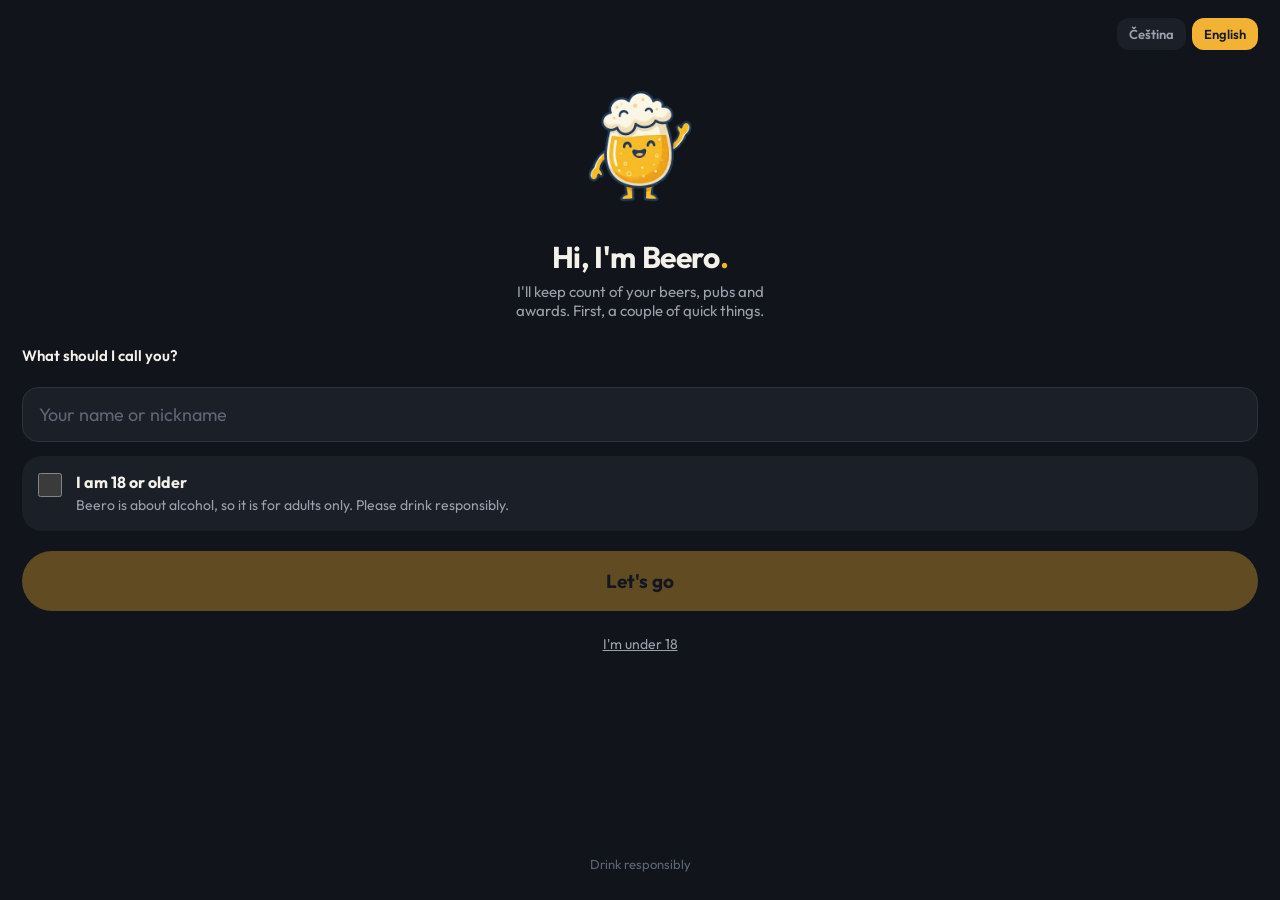
<file: index.html>
<!doctype html>
<html>
<head>
<meta charset="utf-8">
<meta name="viewport" content="width=device-width,initial-scale=1,maximum-scale=1,user-scalable=no,viewport-fit=cover">
<title>Beero</title>
<link rel="manifest" href="manifest.webmanifest">
<meta name="theme-color" content="#11141B">
<meta name="mobile-web-app-capable" content="yes">
<meta name="apple-mobile-web-app-capable" content="yes">
<meta name="apple-mobile-web-app-status-bar-style" content="black-translucent">
<meta name="apple-mobile-web-app-title" content="Beero">
<link rel="icon" type="image/png" sizes="192x192" href="icons/icon-192.png">
<link rel="apple-touch-icon" href="icons/apple-touch-icon.png">
<link rel="preconnect" href="https://fonts.gstatic.com" crossorigin>
<link rel="stylesheet" href="https://fonts.googleapis.com/css2?family=Outfit:wght@400;500;600;700;800&display=swap">
<link rel="stylesheet" href="ui.css">
<style>
html,body{overflow-x:hidden}
.top{justify-content:space-between;margin-top:4px}
.logo{font-size:30px;font-weight:800;letter-spacing:-.5px}
.logo span{color:var(--gold)}
#bell{flex:none;width:40px;height:40px;border-radius:20px;border:1px solid var(--line);background:none;display:flex;align-items:center;justify-content:center;padding:0}
#bell svg{width:20px;height:20px;fill:none;stroke:var(--text);stroke-width:1.8;stroke-linejoin:round;stroke-linecap:round}
#loc{border:1px solid var(--line);background:none;color:var(--text);font-size:14px;padding:9px 14px;border-radius:20px;max-width:100%;
 white-space:nowrap;overflow:hidden;text-overflow:ellipsis}
#loc.off{color:var(--gold);border-color:rgba(242,178,51,.5)}
#date{margin-top:10px}
#stage{position:relative;margin-top:26px;background:var(--cream);border-radius:28px;height:min(86vw,360px);overflow:hidden;touch-action:none}
#c{position:absolute;left:50%;top:0;transform:translateX(-50%);display:block}
#flat{position:absolute;left:50%;bottom:56px;transform:translateX(-50%);height:calc(100% - 70px);max-width:90%;object-fit:contain;pointer-events:none;transition:transform .2s}
#flat.pop{transform:translateX(-50%) scale(1.06)}
#room{position:absolute;inset:0;pointer-events:none}
#room svg{display:block;width:100%;height:100%}
.count{position:absolute;left:0;right:0;bottom:18px;display:flex;align-items:baseline;justify-content:center;gap:10px;color:var(--navy);pointer-events:none}
#n{font-size:58px;font-weight:800;line-height:1;letter-spacing:-1px}
#nl{font-size:18px;font-weight:600}
#rs{position:absolute;top:14px;right:14px;border:none;background:rgba(31,58,99,.08);color:var(--navy);font-size:13px;font-weight:600;padding:7px 12px;border-radius:14px}
#rs[disabled]{opacity:0}
#hint{position:absolute;top:16px;left:16px;right:90px;color:var(--navy);font-size:13px;opacity:.75;pointer-events:none}
#hint:empty{display:none}
#add{display:block;width:100%;margin-top:22px;border:none;background:var(--gold);color:var(--gold-ink);font-size:21px;font-weight:700;
 padding:21px;border-radius:34px;transition:transform .12s}
#add:active{transform:scale(.97)}
#add b{font-weight:800;margin-right:8px}
.week{margin-top:16px}
/* active beer from the catalogue (what the app and the widget count) */
#kind{display:flex;align-items:center;gap:14px;width:100%;margin-top:16px;border:none;text-align:left;color:var(--text);box-shadow:inset 0 0 0 1.5px transparent}
#kind.on{box-shadow:inset 0 0 0 1.5px var(--gold)}
#kindLogo{flex:none;display:flex}
#kind .m{flex:1;min-width:0}
#kind .k{display:block;font-size:12px;font-weight:700;letter-spacing:.6px;text-transform:uppercase;color:var(--muted)}
#kind.on .k{color:var(--gold)}
#kind .nm{display:block;font-size:17px;font-weight:700;margin-top:2px;white-space:nowrap;overflow:hidden;text-overflow:ellipsis}
#kind .ch{flex:none;color:var(--muted);font-size:14px;font-weight:600}
#kind .q{flex:none;width:48px;height:48px;border-radius:14px;border:1.5px dashed var(--line);display:flex;align-items:center;justify-content:center;color:var(--muted);font-size:22px;font-weight:700}
#evo{margin-top:16px;display:flex;flex-direction:column;gap:10px}
#evo .r{display:flex;justify-content:space-between;align-items:baseline;gap:10px}
#evo b{font-size:16px;font-weight:700}
#evo .r span{color:var(--muted);font-size:14px;font-variant-numeric:tabular-nums}
#evo .eb{height:8px;border-radius:99px;background:var(--card2);overflow:hidden}
#evo .eb i{display:block;height:100%;background:var(--gold);border-radius:99px;transition:width .3s}
#evo .nx{color:var(--muted);font-size:14px}
.week .row{justify-content:space-between;margin-bottom:40px}
#bars{position:relative}
.week .row b{font-size:16px;font-weight:700}
/* add earlier beers */
.sub2{display:flex;justify-content:center;gap:10px;margin-top:12px;flex-wrap:wrap}
.sub2 button{border:1px solid var(--line);background:none;color:var(--text);font-size:15px;font-weight:600;padding:10px 18px;border-radius:20px}
/* day history */
.hNav{display:flex;align-items:center;gap:8px;margin-top:10px}
.hNav>button{width:44px;height:44px;flex:none;border:none;border-radius:14px;background:var(--card);font-size:22px;font-weight:600;color:var(--text)}
.hNav>button:disabled{opacity:.25}
.hDay{flex:1;min-width:0;position:relative;text-align:center;background:var(--card);border-radius:14px;padding:6px 8px}
.hDay b{display:block;font-size:17px}
.hDay span{color:var(--muted);font-size:13px}
.hDay input{position:absolute;inset:0;opacity:0;width:100%;height:100%;border:none}
#hList{margin-top:14px}
.hr{display:flex;align-items:center;gap:12px;padding:12px 4px;border-bottom:1px solid var(--line)}
.hr:last-child{border-bottom:none}
.hr .tm{font-weight:700;font-variant-numeric:tabular-nums;width:46px;flex:none}
.hr .m{flex:1;min-width:0}
.hr .m div{white-space:nowrap;overflow:hidden;text-overflow:ellipsis}
.hr .m .w{color:var(--muted);font-size:13px;margin-top:2px}
.hr .na{display:inline-block;font-size:11px;font-weight:800;letter-spacing:.4px;color:#5BB98C;border:1px solid #5BB98C;border-radius:6px;padding:1px 5px;margin-left:6px;vertical-align:1px}
.hr .del{flex:none;width:40px;height:40px;border:none;border-radius:12px;background:var(--card);color:var(--muted);display:flex;align-items:center;justify-content:center}
.hr .del svg{width:19px;height:19px}
.hEmpty{color:var(--muted);text-align:center;padding:28px 0}
#hAll{display:block;width:100%;margin-top:16px;border:1px solid #E5654B;background:none;color:#E5654B;font-size:16px;font-weight:700;padding:14px;border-radius:22px}
#hAll.sure{background:#E5654B;color:#fff}
#hAll[hidden]{display:none}
.hr .m{background:none;border:none;text-align:left;color:inherit;font:inherit;padding:0;cursor:pointer}
.hr .w .pin{color:var(--gold);font-weight:600}
/* place of the latest beer, right under +1 */
#where{display:flex;align-items:center;gap:8px;max-width:100%;margin:12px auto 0;border:none;background:none;color:var(--muted);font-size:14px;padding:4px 8px}
#where[hidden]{display:none}
#where svg{width:16px;height:16px;flex:none}
#where span{white-space:nowrap;overflow:hidden;text-overflow:ellipsis}
#where b{color:var(--gold);font-weight:700;flex:none}
/* place editor */
#vBg{z-index:2550}
#vName{margin-top:4px}
#vSug .pill{max-width:100%;overflow:hidden;text-overflow:ellipsis;white-space:nowrap}
#vSug .pill small{color:var(--muted);font-weight:500;margin-left:6px}
#vSug .pill.on small{color:inherit}
.vAll{display:flex;align-items:center;gap:10px;margin-top:16px;font-size:15px}
.vAll[hidden]{display:none}
.vAll input{width:22px;height:22px;accent-color:var(--gold);flex:none}
#vNote{color:var(--muted);font-size:13px;margin:10px 2px 0;min-height:16px}
#vSave{display:block;width:100%;margin-top:14px;border:none;background:var(--gold);color:var(--gold-ink);font-size:18px;font-weight:700;padding:16px;border-radius:24px}
#vSave:disabled{opacity:.4}
#vDel{display:block;width:100%;margin-top:10px;border:none;background:none;color:#E5654B;font-size:15px;font-weight:700;padding:10px}
#vDel[hidden]{display:none}
.shBg{position:fixed;inset:0;z-index:2500;background:rgba(0,0,0,.55);display:flex;align-items:flex-end;justify-content:center}
.shBg[hidden]{display:none}
.sheet{width:100%;max-width:520px;max-height:92vh;overflow-y:auto;background:var(--bg);border-radius:26px 26px 0 0;padding:18px 20px calc(22px + env(safe-area-inset-bottom))}
.sheet .hd{display:flex;align-items:center;justify-content:space-between;margin-bottom:4px}
.sheet .hd b{font-size:21px;font-weight:700}
.sheet .x{border:none;background:var(--card);width:36px;height:36px;border-radius:18px;font-size:20px;line-height:1}
.sheet .lb{display:block;font-size:12px;font-weight:700;letter-spacing:.6px;text-transform:uppercase;color:var(--muted);margin:16px 2px 8px}
.sheet .pills{flex-wrap:wrap}
.sheet .pill{padding:9px 14px;font-size:14px}
.fld{display:block;width:100%;font:inherit;font-size:16px;color:var(--text);background:var(--card);border:1px solid var(--line);border-radius:14px;padding:11px 14px;outline:none;color-scheme:inherit}
.fld[hidden]{display:none}
.duo{display:flex;gap:12px}
.duo>div{flex:1;min-width:0}
.stp{display:flex;align-items:center;justify-content:space-between;background:var(--card);border-radius:14px;padding:4px}
.stp button{width:40px;height:40px;border:none;border-radius:11px;background:none;font-size:22px;font-weight:600}
.stp button:disabled{opacity:.25}
.stp span{font-weight:700;font-size:18px}
#pSum{color:var(--muted);font-size:14px;margin:14px 2px 0;min-height:18px}
#pErr{color:#E5654B;font-size:14px;margin:6px 2px 0;min-height:18px}
#pSave{display:block;width:100%;margin-top:12px;border:none;background:var(--gold);color:var(--gold-ink);font-size:18px;font-weight:700;padding:16px;border-radius:24px}
#pSave:disabled{opacity:.4}
.snack{position:fixed;left:16px;right:16px;bottom:calc(var(--nav-h) + 14px);z-index:2700;background:var(--text);color:var(--gold-ink);border-radius:16px;
 padding:12px 12px 12px 16px;display:flex;align-items:center;gap:12px;font-size:15px;font-weight:600;box-shadow:0 8px 24px rgba(0,0,0,.4);transform:translateY(160%);transition:transform .3s}
.snack.show{transform:none}
.snack span{flex:1}
.snack button{border:none;background:none;color:inherit;font-weight:800;font-size:15px;padding:6px 8px;text-decoration:underline}
/* blood alcohol estimate */
#bac{margin-top:16px;display:block;width:100%;border:none;text-align:left;color:var(--text)}
#bac .r{display:flex;justify-content:space-between;align-items:baseline;gap:10px}
#bac .k{font-size:12px;font-weight:700;letter-spacing:.6px;text-transform:uppercase;color:var(--muted)}
#bac .v{font-size:38px;font-weight:800;letter-spacing:-1px;line-height:1.1;margin-top:4px;font-variant-numeric:tabular-nums}
#bac .v small{font-size:20px;font-weight:700;margin-left:4px}
#bac .s{color:var(--muted);font-size:14px;margin-top:2px}
#bac .s b{color:var(--text);font-weight:700}
#bac svg{display:block;width:100%;height:70px;margin-top:10px;overflow:visible}
#bac .f{color:var(--faint);font-size:12px;margin-top:10px}
#bac .go{color:var(--gold);font-weight:700;font-size:15px;margin-top:8px}
#bac.hi .v{color:#E5654B}
#bac.mid .v{color:var(--gold)}
</style>
</head>
<body>
<div class="page">
 <div class="row top"><div class="logo">Beero<span>.</span></div><div class="row" style="gap:8px;min-width:0"><button id="loc" aria-label="Location">location</button><button id="bell" aria-label="Settings"><svg viewBox="0 0 24 24"><circle cx="12" cy="12" r="3"/><path d="M19.4 15a1.7 1.7 0 0 0 .3 1.8l.1.1a2 2 0 1 1-2.8 2.8l-.1-.1a1.7 1.7 0 0 0-1.8-.3 1.7 1.7 0 0 0-1 1.5V21a2 2 0 1 1-4 0v-.1a1.7 1.7 0 0 0-1.1-1.5 1.7 1.7 0 0 0-1.8.3l-.1.1a2 2 0 1 1-2.8-2.8l.1-.1a1.7 1.7 0 0 0 .3-1.8 1.7 1.7 0 0 0-1.5-1H3a2 2 0 1 1 0-4h.1a1.7 1.7 0 0 0 1.5-1.1 1.7 1.7 0 0 0-.3-1.8l-.1-.1a2 2 0 1 1 2.8-2.8l.1.1a1.7 1.7 0 0 0 1.8.3H9a1.7 1.7 0 0 0 1-1.5V3a2 2 0 1 1 4 0v.1a1.7 1.7 0 0 0 1 1.5 1.7 1.7 0 0 0 1.8-.3l.1-.1a2 2 0 1 1 2.8 2.8l-.1.1a1.7 1.7 0 0 0-.3 1.8V9a1.7 1.7 0 0 0 1.5 1H21a2 2 0 1 1 0 4h-.1a1.7 1.7 0 0 0-1.5 1z"/></svg></button></div></div>
 <div class="sub" id="date">Today</div>
 <div id="stage">
  <div id="room"></div>
  <canvas id="c"></canvas>
  <button id="rs" aria-label="Undo last beer">Undo</button>
  <div id="hint"></div>
  <div class="count"><span id="n">0</span><span id="nl">beers today</span></div>
 </div>
 <button id="add"><b>+1</b>Add a beer</button>
 <button id="where" hidden></button>
 <div class="sub2"><button id="past">+ Add earlier beers</button><button id="hist">History</button></div>
 <button class="card" id="bac"></button>
 <button class="card" id="kind"><span id="kindLogo"></span><span class="m"><span class="k" id="kindK">Counting</span><span class="nm" id="kindN" translate="no"></span></span><span class="ch"><span>Change</span> ›</span></button>
 <div class="card" id="evo"><div class="r"><b id="evoName">Desítka</b><span id="evoTot"></span></div><div class="eb"><i id="evoBar" style="width:0"></i></div><div class="nx" id="evoNext"></div></div>
 <div class="card week"><div class="row"><b>This week</b><span class="muted" id="wk">0 beers</span></div><div class="bars" id="bars"></div></div>
</div>
<div class="shBg" id="pBg" hidden><div class="sheet" role="dialog" aria-label="Add earlier beers">
 <div class="hd"><b>Add earlier beers</b><button class="x" id="pX" aria-label="Close">&times;</button></div>
 <span class="lb">Day</span>
 <div class="pills" id="pDay"></div>
 <input class="fld" type="date" id="pDate" hidden style="margin-top:10px">
 <div class="duo">
  <div><span class="lb">Time of the first</span><input class="fld" type="time" id="pTime"></div>
  <div><span class="lb">How many</span><div class="stp"><button id="pMinus" aria-label="Fewer">&minus;</button><span id="pN">1</span><button id="pPlus" aria-label="More">+</button></div></div>
 </div>
 <div id="pGapBox"><span class="lb">One every</span><div class="pills" id="pGap"></div></div>
 <span class="lb">Beer</span>
 <select class="fld" id="pBeer" translate="no"></select>
 <span class="lb">Size</span>
 <div class="pills" id="pVol"></div>
 <div id="pSum"></div>
 <div id="pErr"></div>
 <button id="pSave">Add</button>
</div></div>
<div class="shBg" id="hBg" hidden><div class="sheet" role="dialog" aria-label="History">
 <div class="hd"><b>History</b><button class="x" id="hX" aria-label="Close">&times;</button></div>
 <div class="hNav">
  <button id="hPrev" aria-label="Previous day">&lsaquo;</button>
  <label class="hDay"><b id="hTitle"></b><span id="hSum"></span><input type="date" id="hPick" aria-label="Pick a day"></label>
  <button id="hNext" aria-label="Next day">&rsaquo;</button>
 </div>
 <div id="hList"></div>
 <button id="hAll" hidden></button>
</div></div>
<div class="shBg" id="vBg" hidden><div class="sheet" role="dialog" aria-label="Place">
 <div class="hd"><b>Place</b><button class="x" id="vX" aria-label="Close">&times;</button></div>
 <div id="vBeer" class="muted" style="font-size:14px;margin-bottom:4px"></div>
 <span class="lb">Name of the pub or place</span>
 <input class="fld" id="vName" maxlength="60" autocomplete="off" enterkeyhint="done" placeholder="e.g. At Pepa's garden">
 <div id="vSugBox"><span class="lb">Places you have been</span><div class="pills" id="vSug"></div></div>
 <label class="vAll" id="vAllBox"><input type="checkbox" id="vAll" checked><span id="vAllT"></span></label>
 <div id="vNote"></div>
 <button id="vSave">Save</button>
 <button id="vDel" hidden>Remove the place</button>
</div></div>
<script src="android.js"></script>
<script src="ui.js"></script>
<script>
var A=window.Android||null,B=window.Beero;
var ui={update:function(){
 var list=B.load(),st=B.stats(list),n=st.today;
 document.getElementById('n').textContent=n;
 document.getElementById('nl').textContent=B.lang==='cs'?B.word(n,'beer')+' dnes':(n===1?'beer today':'beers today');
 document.getElementById('rs').disabled=n===0;
 var d=new Date(),who=A&&A.getUserName?A.getUserName():'';
 document.getElementById('date').textContent=(who?(B.lang==='cs'?'Ahoj, ':'Hi, ')+who:B.tr('Today'))+' \u00b7 '+B.nice(d);
 var city=null;for(var i=list.length-1;i>=0;i--)if(list[i].city){city=list[i].city;break}
 var on=A?A.hasLocationPermission():true,loc=document.getElementById('loc');
 loc.textContent=(city?city+' \u00b7 ':'')+B.tr(on?'location on':'location off');loc.className=on?'':'off';
 var wk=B.week(st.days),max=1,sum=0;wk.forEach(function(w){max=Math.max(max,w.n);sum+=w.n});
 document.getElementById('wk').textContent=B.n(sum,'beer');
 document.getElementById('bars').innerHTML=wk.map(function(w){
  return '<div class="b'+(w.today?' on':'')+'"><i style="height:'+Math.max(12,Math.round(w.n/max*100))+'%"></i><span>'+w.label+'</span></div>'}).join('');
 B.bindBars(document.getElementById('bars'),wk.map(function(w){var d=B.parse(w.d);
  return '<b>'+w.n+'</b> '+B.word(w.n,'beer')+' \u00b7 '+(w.today?B.tr('today'):B.nice(d))}));
 evoUi(list.filter(function(b){return !b.na}).length);
 kindUi();
 bacUi(list);
 if(window.whereUi)whereUi(list);
 var res=B.awards(list),fresh=B.newAwards(res);
 fresh.forEach(function(r,i){setTimeout(function(){B.toast(r)},i*4000)});
 if(fresh.length)B.markSeen(res)}};
/* evolution: Beero grows with the TOTAL number of beers ever (never resets) */
var EVO_N=['Malé pivo','Desítka','Dvanáctka','Štamgast','Sládek','Hospodský povaleč'],EVO_TH=[0,25,100,250,500,1000];
function evoStage(n){var k=0;for(var i=0;i<EVO_TH.length;i++)if(n>=EVO_TH[i])k=i;return k}
function evoUi(n){var k=evoStage(n),cs=B.lang==='cs',nx=EVO_TH[k+1];
 document.getElementById('evoName').textContent=(cs?'Stupeň ':'Stage ')+(k+1)+'/6 \u00b7 '+EVO_N[k];
 document.getElementById('evoTot').textContent=cs?(n+' celkem'):(n+' total');
 document.getElementById('evoBar').style.width=(nx?Math.round((n-EVO_TH[k])/(nx-EVO_TH[k])*100):100)+'%';
 document.getElementById('evoNext').textContent=nx?(cs?'Ještě '+B.n(nx-n,'beer')+' do stupně '+EVO_N[k+1]:B.n(nx-n,'beer')+' to '+EVO_N[k+1]):(cs?'Nejvyšší stupeň dosažen':'Top stage reached');
 if(window._evo3d)window._evo3d(n)}
/* the beer picked in the catalogue: every new beer (button or widget) gets this kind */
function kindUi(){var k=null;try{k=A&&A.getActiveBeer?JSON.parse(A.getActiveBeer()||'null'):(window.DEMO_ACTIVE||null)}catch(e){k=null}
 var el=document.getElementById('kind');el.className='card'+(k?' on':'');
 document.getElementById('kindLogo').innerHTML=k?B.logo(k.brand,k.logo,48):'<span class="q" aria-hidden="true">?</span>';
 document.getElementById('kindK').textContent=B.tr(k?'Counting':'Choose your beer');
 document.getElementById('kindN').textContent=k?k.label:B.tr('Beers are counted without a kind.')}
document.getElementById('kind').onclick=function(){if(A)A.go('catalog')};
/* ---------- blood alcohol estimate (B.bac in ui.js), refreshed every minute ---------- */
function bacUi(list){
 var el=document.getElementById('bac'),cs=B.lang==='cs',body=null;
 try{body=A&&A.getBody?JSON.parse(A.getBody()):(window.DEMO_BODY||null)}catch(e){body=null}
 var r=B.bac(list||B.load(),body,Date.now());
 if(!r){el.className='card';
  el.innerHTML='<div class="k">'+(cs?'Odhad promile':'Blood alcohol estimate')+'</div>'+
   '<div class="s" style="margin-top:6px">'+(cs?'Doplň pohlaví, výšku a váhu a Beero ti spočítá orientační promile podle druhu piva a času.':'Add your sex, height and weight and Beero estimates your blood alcohol from the beer type and the time.')+'</div>'+
   '<div class="go">'+(cs?'Doplnit v nastavení ›':'Fill in in Settings ›')+'</div>';
  return}
 var v=r.now,lvl=v>=0.5?'hi':v>=0.2?'mid':'';
 el.className='card'+(lvl?' '+lvl:'');
 var sub;
 if(v>0&&r.soberTs)sub=(cs?'Na nule zhruba v ':'Back to zero around ')+'<b>'+B.hhmm(r.soberTs)+'</b>'+dayHint(r.soberTs);
 else if(r.soberTs)sub=(cs?'Alkohol se ještě vstřebává, na nule zhruba v ':'Still being absorbed, back to zero around ')+'<b>'+B.hhmm(r.soberTs)+'</b>'+dayHint(r.soberTs);
 else sub=cs?'Za posledních 24 hodin žádný alkohol v krvi':'No alcohol in your blood from the last 24 hours';
 if(r.peak>0&&r.peakTs>Date.now()+6e4)sub+=(cs?' · vrchol ':' · peak ')+'<b>'+B.dec(r.peak,2)+' ‰</b>'+(cs?' v ':' at ')+B.hhmm(r.peakTs);
 el.innerHTML='<div class="r"><span class="k">'+(cs?'Odhad promile':'Blood alcohol estimate')+'</span></div>'+
  '<div class="v">'+B.dec(v,2)+'<small>‰</small></div><div class="s">'+sub+'</div>'+bacChart(r)+
  '<div class="f">'+(cs?'Jen orientační odhad – každý odbourává alkohol jinak. Za volant jen s 0,0 ‰ a raději až další den.':'A rough estimate only – everyone processes alcohol differently. Drive only at 0.0 ‰, better the next day.')+'</div>'}
function dayHint(ts){var d=new Date(ts),t=new Date();if(d.toDateString()===t.toDateString())return '';
 var cs=B.lang==='cs',tm=new Date(t);tm.setDate(t.getDate()+1);
 return d.toDateString()===tm.toDateString()?(cs?' (zítra)':' (tomorrow)'):' ('+B.nice(d)+')'}
/* the curve from the first beer of the session to zero, with a dot at "now" */
function bacChart(r){var p=r.pts;if(!p||p.length<2)return '';
 var W=320,Hh=70,t0=p[0][0],t1=p[p.length-1][0],mx=Math.max(0.3,r.peak*1.15),now=Date.now();
 function X(t){return (t-t0)/(t1-t0||1)*W}function Y(v){return Hh-v/mx*(Hh-6)}
 var past='',fut='',line=p.map(function(q){return X(q[0]).toFixed(1)+','+Y(q[1]).toFixed(1)});
 p.forEach(function(q,i){(q[0]<=now?function(){past+=(past?' ':'')+line[i]}:function(){fut+=(fut?' ':'')+line[i]})()});
 var nx=X(Math.min(now,t1)),nv=r.now,lp=past.split(' ').pop();
 if(lp&&fut)fut=lp+' '+fut;
 var ticks='',step=36e5*(t1-t0>12*36e5?3:t1-t0>5*36e5?2:1),h0=Math.ceil(t0/36e5)*36e5;
 for(var t=h0;t<=t1;t+=step){var d=new Date(t);ticks+='<text x="'+X(t).toFixed(1)+'" y="'+(Hh+14)+'" font-size="10" text-anchor="middle" fill="var(--faint)">'+d.getHours()+(B.lang==='cs'?'':'h')+'</text>'}
 return '<svg viewBox="0 0 '+W+' '+(Hh+16)+'" preserveAspectRatio="none" aria-hidden="true">'+
  '<line x1="0" y1="'+Hh+'" x2="'+W+'" y2="'+Hh+'" stroke="var(--line)" stroke-width="1"/>'+
  (past?'<polyline points="'+past+'" fill="none" stroke="var(--gold)" stroke-width="2.5" stroke-linejoin="round" stroke-linecap="round"/>':'')+
  (fut?'<polyline points="'+fut+'" fill="none" stroke="var(--muted)" stroke-width="2" stroke-dasharray="4 4" stroke-linejoin="round"/>':'')+
  '<circle cx="'+nx.toFixed(1)+'" cy="'+Y(nv).toFixed(1)+'" r="4.5" fill="var(--gold)" stroke="var(--card)" stroke-width="2"/>'+ticks+'</svg>'}
setInterval(function(){bacUi()},60000);
document.getElementById('bac').onclick=function(){if(A&&!B.bodyOk(JSON.parse(A.getBody())))A.go('settings')};

/* ---------- add earlier beers (forgot to tap) ---------- */
var past={day:0,n:1,gap:30,vol:500};
function pEl(id){return document.getElementById(id)}
function pDateStr(){if(past.day<3){var d=new Date();d.setDate(d.getDate()-past.day);return B.fmt(d)}return pEl('pDate').value}
/* timestamps of the beers to add, or a reason why not */
function pTimes(){var ds=pDateStr(),tm=pEl('pTime').value;
 if(!ds||!/^\d{4}-\d\d-\d\d$/.test(ds))return {err:B.lang==='cs'?'Vyber den.':'Pick a day.'};
 if(!tm)return {err:B.lang==='cs'?'Vyber čas.':'Pick a time.'};
 var a=ds.split('-'),h=tm.split(':'),first=new Date(+a[0],+a[1]-1,+a[2],+h[0],+h[1]).getTime(),out=[];
 for(var i=0;i<past.n;i++)out.push(first+i*past.gap*6e4);
 if(out[out.length-1]>Date.now()+6e4)return {ts:out,err:B.lang==='cs'?'To je ještě v budoucnosti. Zvol dřívější čas.':'That is still in the future. Pick an earlier time.'};
 if(first<Date.now()-400*864e5)return {ts:out,err:B.lang==='cs'?'Tak daleko zpátky to nejde.':'That is too far back.'};
 return {ts:out}}
function pDraw(){var cs=B.lang==='cs';
 pEl('pDay').innerHTML=[cs?'Dnes':'Today',cs?'Včera':'Yesterday',cs?'Předevčírem':'2 days ago',cs?'Jiný den':'Other day'].map(function(t,i){
  return '<button class="pill'+(past.day===i?' on':'')+'" data-i="'+i+'">'+t+'</button>'}).join('');
 pEl('pDate').hidden=past.day!==3;
 pEl('pN').textContent=past.n;pEl('pMinus').disabled=past.n<=1;pEl('pPlus').disabled=past.n>=20;
 pEl('pGapBox').style.display=past.n>1?'':'none';
 pEl('pGap').innerHTML=[15,30,45,60,90].map(function(g){return '<button class="pill'+(past.gap===g?' on':'')+'" data-g="'+g+'">'+g+' min</button>'}).join('');
 pEl('pVol').innerHTML=[[300,'0,3 l'],[400,'0,4 l'],[500,'0,5 l'],[1000,'1 l']].map(function(v){
  return '<button class="pill'+(past.vol===v[0]?' on':'')+'" data-v="'+v[0]+'">'+(cs?v[1]:v[1].replace(',','.'))+'</button>'}).join('');
 Array.prototype.forEach.call(pEl('pDay').children,function(b){b.onclick=function(){past.day=+b.getAttribute('data-i');pDraw()}});
 Array.prototype.forEach.call(pEl('pGap').children,function(b){b.onclick=function(){past.gap=+b.getAttribute('data-g');pDraw()}});
 Array.prototype.forEach.call(pEl('pVol').children,function(b){b.onclick=function(){past.vol=+b.getAttribute('data-v');pDraw()}});
 var r=pTimes(),sum='';
 if(r.ts){var names=r.ts.map(B.hhmm);sum=B.n(past.n,'beer')+': '+(names.length>6?names.slice(0,3).join(', ')+' … '+names[names.length-1]:names.join(', '));
  var d0=new Date(r.ts[0]),d1=new Date(r.ts[r.ts.length-1]);if(d0.getDate()!==d1.getDate())sum+=(cs?' (přes půlnoc)':' (past midnight)')}
 pEl('pSum').textContent=sum;pEl('pErr').textContent=r.err||'';pEl('pSave').disabled=!!r.err}
function pBeers(){var sel=pEl('pBeer'),cat=null,cs=B.lang==='cs';
 try{cat=A&&A.getCatalog?JSON.parse(A.getCatalog()):(window.DEMO_CATALOG||{beers:[]})}catch(e){cat={beers:[]}}
 var list=(cat.beers||[]).slice(),used=list.filter(function(b){return b.uses>0}).sort(function(a,b){return (b.last||0)-(a.last||0)});
 function opt(b){return '<option value="'+B.esc(b.id)+'">'+B.esc(b.label)+(b.abv!=null&&!b.nonalc?' · '+B.dec(b.abv,1)+' %':'')+'</option>'}
 sel.innerHTML='<option value="">'+(cs?'Pivo bez druhu (počítá se 4,5 %)':'Beer without a kind (counted as 4.5 %)')+'</option>'+
  (used.length?'<optgroup label="'+(cs?'Naposledy pité':'Recently drunk')+'">'+used.slice(0,8).map(opt).join('')+'</optgroup>':'')+
  '<optgroup label="'+(cs?'Všechna piva':'All beers')+'">'+list.map(opt).join('')+'</optgroup>';
 sel.value=cat.active||''}
function pOpen(){var d=new Date(Date.now()-36e5);past={day:0,n:1,gap:30,vol:500};
 pEl('pTime').value=B.pad(d.getHours())+':'+B.pad(d.getMinutes()-d.getMinutes()%5);
 if(d.getDate()!==new Date().getDate())past.day=1;
 var y=new Date();y.setDate(y.getDate()-3);pEl('pDate').max=B.today();pEl('pDate').value=B.fmt(y);
 pBeers();pDraw();pEl('pBg').hidden=false}
function pClose(){pEl('pBg').hidden=true}
pEl('past').onclick=pOpen;pEl('pX').onclick=pClose;
pEl('pBg').onclick=function(e){if(e.target===pEl('pBg'))pClose()};
pEl('pMinus').onclick=function(){past.n=Math.max(1,past.n-1);pDraw()};
pEl('pPlus').onclick=function(){past.n=Math.min(20,past.n+1);pDraw()};
pEl('pTime').oninput=pDraw;pEl('pDate').oninput=pDraw;
pEl('pSave').onclick=function(){var r=pTimes();if(r.err||!r.ts)return;
 var ids=null;try{ids=A?JSON.parse(A.addPast(JSON.stringify({ts:r.ts,beer:pEl('pBeer').value,vol:past.vol}))):r.ts.map(String)}catch(e){ids=null}
 if(!ids){pEl('pErr').textContent=B.lang==='cs'?'Piva se nepodařilo uložit.':'Could not save the beers.';return}
 pClose();if(window.syncCount)window.syncCount();
 var cs=B.lang==='cs',d=new Date(r.ts[0]),when=d.toDateString()===new Date().toDateString()?(cs?'dnes':'today'):B.nice(d);
 snack((cs?'Přidáno ':'Added ')+B.n(ids.length,'beer')+' · '+when+' '+B.hhmm(r.ts[0]),function(){if(A)A.deleteBeers(JSON.stringify(ids));if(window.syncCount)window.syncCount()})};
/* ---------- history of one day: list and delete beers ---------- */
var hDay=null,hSure=false;
var TRASH='<svg viewBox="0 0 24 24" fill="none" stroke="currentColor" stroke-width="2" stroke-linecap="round" stroke-linejoin="round"><path d="M4 7h16M10 11v6M14 11v6M6 7l1 12a2 2 0 0 0 2 2h6a2 2 0 0 0 2-2l1-12M9 7V4h6v3"/></svg>';
function hShift(n){var d=B.parse(hDay);d.setDate(d.getDate()+n);hDay=B.fmt(d);hSure=false;hDraw()}
function vols(ml){var l=ml/1000,s=(Math.round(l*10)/10).toString();return (B.lang==='cs'?s.replace('.',','):s)+' l'}
function hDraw(){var cs=B.lang==='cs',all=B.load(),day=all.filter(function(b){return b.d===hDay}),t=B.today();
 var y=new Date();y.setDate(y.getDate()-1);
 pEl('hTitle').textContent=hDay===t?(cs?'Dnes':'Today'):hDay===B.fmt(y)?(cs?'Včera':'Yesterday'):B.nice(B.parse(hDay));
 var ml=day.reduce(function(s,b){return s+(b.vol||500)},0),na=day.filter(function(b){return b.na}).length;
 pEl('hSum').textContent=day.length?B.n(day.length,'beer')+' · '+vols(ml)+(na?' · '+na+(cs?' nealko':' alcohol-free'):''):(hDay===t?'':B.nice(B.parse(hDay)));
 pEl('hPick').max=t;pEl('hPick').value=hDay;
 pEl('hNext').disabled=hDay>=t;
 var first=all.length?all[0].d:t;pEl('hPrev').disabled=hDay<=first;
 pEl('hList').innerHTML=day.length?day.map(function(b){
  var kind=b.beer||(cs?'Pivo':'Beer');
  var pin=b.venue?'<span class="pin">'+B.esc(b.venue)+'</span>':(b.city?B.esc(b.city)+' · ':'')+'<span class="pin">'+(cs?'+ místo':'+ place')+'</span>';
  return '<div class="hr"><span class="tm">'+B.hhmm(b.ts)+'</span><button class="m" data-id="'+B.esc(b.id||'')+'"><div><span translate="no">'+B.esc(kind)+'</span>'+(b.na?'<span class="na">'+(cs?'NEALKO':'0.0')+'</span>':'')+'</div>'+
   '<div class="w">'+vols(b.vol||500)+(b.abv!=null&&!b.na?' · '+B.dec(b.abv,1)+' %':'')+' · '+pin+'</div></button>'+
   '<button class="del" data-id="'+B.esc(b.id||'')+'" aria-label="'+(cs?'Smazat':'Delete')+'">'+TRASH+'</button></div>'}).join(''):
  '<div class="hEmpty">'+(cs?'Tenhle den žádné pivo.':'No beers on this day.')+'</div>';
 Array.prototype.forEach.call(pEl('hList').querySelectorAll('.del'),function(btn){btn.onclick=function(){var id=btn.getAttribute('data-id');if(id)hDelete([id])}});
 Array.prototype.forEach.call(pEl('hList').querySelectorAll('.m'),function(btn){btn.onclick=function(){var id=btn.getAttribute('data-id');if(id)vOpen(id)}});
 var all2=pEl('hAll');all2.hidden=day.length<2;all2.className=hSure?'sure':'';
 all2.textContent=hSure?(cs?'Opravdu smazat '+B.n(day.length,'beer')+'?':'Really delete '+B.n(day.length,'beer')+'?'):(cs?'Smazat celý den':'Delete the whole day');
 all2.onclick=function(){if(!hSure){hSure=true;hDraw();return}hDelete(day.map(function(b){return b.id}).filter(Boolean))}}
function hDelete(ids){if(!ids.length||!A)return;var cs=B.lang==='cs',gone='[]';
 try{gone=A.deleteBeers(JSON.stringify(ids))||'[]'}catch(e){gone='[]'}
 hSure=false;if(window.syncCount)window.syncCount();hDraw();
 snack((cs?'Smazáno ':'Deleted ')+B.n(ids.length,'beer'),function(){if(A.restoreBeers)A.restoreBeers(gone);if(window.syncCount)window.syncCount();if(!pEl('hBg').hidden)hDraw()})}
function hOpen(d){hDay=d||B.today();hSure=false;hDraw();pEl('hBg').hidden=false}
pEl('hist').onclick=function(){hOpen()};
pEl('hX').onclick=function(){pEl('hBg').hidden=true};
pEl('hBg').onclick=function(e){if(e.target===pEl('hBg'))pEl('hBg').hidden=true};
pEl('hPrev').onclick=function(){hShift(-1)};pEl('hNext').onclick=function(){hShift(1)};
pEl('hPick').onchange=function(){var v=pEl('hPick').value;if(v&&v<=B.today()){hDay=v;hSure=false;hDraw()}};
document.querySelector('.week .row').onclick=function(){hOpen()};
/* ---------- edit the place of a beer (no pub found, or the wrong one) ---------- */
var V=null;
var PIN='<svg viewBox="0 0 24 24" fill="none" stroke="currentColor" stroke-width="2" stroke-linecap="round" stroke-linejoin="round"><path d="M12 21s-7-6.2-7-11.5a7 7 0 0 1 14 0C19 14.8 12 21 12 21z"/><circle cx="12" cy="9.5" r="2.5"/></svg>';
function metres(a,b,c,d){var R=6371e3,r=Math.PI/180,x=(c-a)*r,y=(d-b)*r*Math.cos((a+c)/2*r);return Math.sqrt(x*x+y*y)*R}
/* beers of the same evening at the same spot: same day, same place now, and near (or both without a location) */
function vGroup(b,all){return all.filter(function(x){
 if(x.d!==b.d||(x.venue||'')!==(b.venue||''))return false;
 if(b.lat==null||x.lat==null)return b.lat==null&&x.lat==null||!!b.venue;
 return metres(b.lat,b.lng,x.lat,x.lng)<=150})}
/* places used before: one entry per pub, nearest first when the beer has a location */
function vPlaces(b,all){var m={};
 all.forEach(function(x){if(!x.venue||x.vlat==null)return;var k=B.venueKey(x),p=m[k]||(m[k]={name:x.venue,lat:x.vlat,lng:x.vlng,n:0,last:0});p.n++;p.last=Math.max(p.last,x.ts)});
 var list=Object.keys(m).map(function(k){var p=m[k];p.dist=b.lat!=null?metres(b.lat,b.lng,p.lat,p.lng):null;return p});
 if(b.lat!=null)list=list.filter(function(p){return p.dist<=3000}).sort(function(a,c){return a.dist-c.dist});
 else list.sort(function(a,c){return c.last-a.last});
 return list.slice(0,6)}
function vOpen(id){var all=B.load(),b=all.filter(function(x){return x.id===id})[0];if(!b)return;
 var cs=B.lang==='cs';
 V={b:b,all:all,group:vGroup(b,all),places:vPlaces(b,all),pick:null};
 pEl('vBeer').textContent=(b.beer||(cs?'Pivo':'Beer'))+' · '+(b.d===B.today()?(cs?'dnes':'today'):B.nice(B.parse(b.d)))+' '+B.hhmm(b.ts)+(b.city?' · '+b.city:'');
 pEl('vName').value=b.venue||'';
 if(b.venue)V.places.forEach(function(p,i){if(p.name===b.venue&&b.vlat!=null&&Math.abs(p.lat-b.vlat)<1e-4)V.pick=i});
 pEl('vAll').checked=true;pEl('vDel').hidden=!b.venue;
 vDraw();pEl('vBg').hidden=false;
 if(!b.venue)setTimeout(function(){pEl('vName').focus()},250)}
function vDraw(){var cs=B.lang==='cs',b=V.b,n=V.group.length,name=pEl('vName').value.trim();
 pEl('vSugBox').style.display=V.places.length?'':'none';
 pEl('vSug').innerHTML=V.places.map(function(p,i){var d=p.dist!=null?(p.dist<1000?Math.round(p.dist/10)*10+' m':B.dec(p.dist/1000,1)+' km'):B.n(p.n,'beer');
  return '<button class="pill'+(V.pick===i?' on':'')+'" data-i="'+i+'"><span translate="no">'+B.esc(p.name)+'</span><small>'+d+'</small></button>'}).join('');
 Array.prototype.forEach.call(pEl('vSug').children,function(el){el.onclick=function(){var i=+el.getAttribute('data-i');V.pick=i;pEl('vName').value=V.places[i].name;vDraw()}});
 pEl('vAllBox').hidden=n<2;
 pEl('vAllT').textContent=cs?'Použít pro všechna piva z tohoto místa ten den ('+n+')':'Use for all beers from this spot that day ('+n+')';
 var note='';
 if(V.pick==null&&name&&b.lat==null)note=cs?'Pivo nemá polohu, místo proto neuvidíš na mapě ani v Hospodách.':'This beer has no location, so the place will not show on the map or in Pubs.';
 else if(V.pick==null&&name&&b.d===B.today())note=cs?'Další piva tady dostanou toto jméno samy.':'Your next beers here will get this name automatically.';
 pEl('vNote').textContent=note;
 pEl('vSave').disabled=!name||name===(b.venue||'')&&V.pick!=null&&n<2}
pEl('vName').oninput=function(){if(V.pick!=null&&pEl('vName').value.trim()!==V.places[V.pick].name)V.pick=null;vDraw()};
pEl('vName').onkeydown=function(e){if(e.key==='Enter'){pEl('vName').blur();if(!pEl('vSave').disabled)pEl('vSave').click()}};
function vIds(){return (pEl('vAll').checked&&V.group.length>1?V.group:[V.b]).map(function(x){return x.id})}
function vApply(name){var b=V.b,cs=B.lang==='cs',ids=vIds(),lat=null,lng=null;
 if(name){if(V.pick!=null){lat=V.places[V.pick].lat;lng=V.places[V.pick].lng}
  else if(b.venue&&b.vlat!=null&&name.toLowerCase()===b.venue.toLowerCase()){lat=b.vlat;lng=b.vlng}
  else if(b.lat!=null){lat=b.lat;lng=b.lng}}
 /* what to put back on Undo */
 var before=V.all.filter(function(x){return ids.indexOf(x.id)>=0}).map(function(x){return {id:x.id,name:x.venue||null,lat:x.vlat!=null?x.vlat:null,lng:x.vlng!=null?x.vlng:null}});
 var ok=false;try{ok=A?A.setVenue(JSON.stringify({ids:ids,name:name||null,lat:lat,lng:lng})):true}catch(e){ok=false}
 if(!ok){pEl('vNote').textContent=cs?'Místo se nepodařilo uložit.':'Could not save the place.';return}
 pEl('vBg').hidden=true;ui.update();if(!pEl('hBg').hidden)hDraw();
 snack(name?(cs?'Místo: ':'Place: ')+name+(ids.length>1?' · '+B.n(ids.length,'beer'):''):(cs?'Místo odebráno':'Place removed'),function(){
  before.forEach(function(x){if(A)A.setVenue(JSON.stringify({ids:[x.id],name:x.name,lat:x.lat,lng:x.lng}))});
  ui.update();if(!pEl('hBg').hidden)hDraw()})}
pEl('vSave').onclick=function(){var n=pEl('vName').value.trim();if(n)vApply(n)};
pEl('vDel').onclick=function(){vApply(null)};
pEl('vX').onclick=function(){pEl('vBg').hidden=true};
pEl('vBg').onclick=function(e){if(e.target===pEl('vBg'))pEl('vBg').hidden=true};
/* under +1: where the latest beer of today was, tap to change or name it */
window.whereUi=whereUi;function whereUi(list){var el=pEl('where'),cs=B.lang==='cs',t=B.today(),last=null;
 for(var i=list.length-1;i>=0;i--)if(list[i].d===t){if(!last||list[i].ts>last.ts)last=list[i]}
 if(!last||!last.id){el.hidden=true;return}
 el.hidden=false;el.setAttribute('data-id',last.id);
 el.innerHTML=PIN+(last.venue?'<span translate="no">'+B.esc(last.venue)+'</span><b>'+(cs?'Změnit':'Change')+'</b>':
  '<span>'+(last.lat!=null?(cs?'Hospoda nenalezena':'No pub found'):(cs?'Bez místa':'No place'))+'</span><b>'+(cs?'Pojmenovat':'Name it')+'</b>')}
pEl('where').onclick=function(){var id=pEl('where').getAttribute('data-id');if(id)vOpen(id)};
/* bottom message with an Undo action */
function snack(text,undo){var old=document.querySelector('.snack');if(old)old.remove();
 var el=document.createElement('div');el.className='snack';
 el.innerHTML='<span></span><button>'+(B.lang==='cs'?'Vrátit':'Undo')+'</button>';el.firstChild.textContent=text;
 document.body.appendChild(el);requestAnimationFrame(function(){requestAnimationFrame(function(){el.classList.add('show')})});
 var gone=false;function hide(){if(gone)return;gone=true;el.classList.remove('show');setTimeout(function(){el.remove()},400)}
 el.lastChild.onclick=function(){undo();hide()};setTimeout(hide,7000)}
document.getElementById('loc').onclick=function(){if(A&&!A.hasLocationPermission()&&A.requestLocation)A.requestLocation()};
/* background behind Beero: a wall with a window (the view follows the time of day) and a wooden table */
function room(){
 var h=new Date().getHours(),k=h>=5&&h<8?'dawn':h>=8&&h<17?'day':h>=17&&h<20?'eve':'night';
 var P={dawn:['#F7BFA0','#FCE5C9','#F6C38A','#B99389',0],day:['#86C4EA','#D3ECF9','#FFE08A','#9FB2C4',0],
  eve:['#EE8A5E','#F8CB91','#F5A04F','#A9775F',0],night:['#16223F','#2E4068','#F3EBD2','#0F1830',1]}[k];
 var sunX=k==='day'?262:k==='night'?112:k==='dawn'?120:280,sunY=k==='day'?78:k==='night'?74:150,sunR=k==='night'?14:20;
 var stars='',lit='';
 if(P[4]){[[96,52],[150,64],[300,50],[236,88],[318,104],[176,44]].forEach(function(a){stars+='<circle cx="'+a[0]+'" cy="'+a[1]+'" r="1.6" fill="#fff" opacity=".85"/>'});
  [[104,170],[120,170],[220,160],[236,172],[290,166]].forEach(function(a){lit+='<rect x="'+a[0]+'" y="'+a[1]+'" width="6" height="7" fill="#F2C66B"/>'})}
 var planks='';for(var i=0;i<6;i++){var y=262+i*22+i*i*2;planks+='<path d="M0 '+y+' H400" stroke="#B98656" stroke-width="1.5" opacity=".55"/>'}
 document.getElementById('room').innerHTML='<svg viewBox="0 0 400 380" preserveAspectRatio="xMidYMax slice" aria-hidden="true">'+
  '<defs><linearGradient id="sky" x1="0" y1="0" x2="0" y2="1"><stop offset="0" stop-color="'+P[0]+'"/><stop offset="1" stop-color="'+P[1]+'"/></linearGradient>'+
  '<linearGradient id="wall" x1="0" y1="0" x2="0" y2="1"><stop offset="0" stop-color="#F3EADA"/><stop offset="1" stop-color="#E9DCC5"/></linearGradient>'+
  '<linearGradient id="tbl" x1="0" y1="0" x2="0" y2="1"><stop offset="0" stop-color="#D9AE78"/><stop offset="1" stop-color="#C08A55"/></linearGradient></defs>'+
  '<rect width="400" height="380" fill="url(#wall)"/>'+
  /* window */
  '<rect x="64" y="22" width="272" height="196" rx="12" fill="#8E6240"/>'+
  '<rect x="76" y="34" width="248" height="172" rx="4" fill="url(#sky)"/>'+
  '<circle cx="'+sunX+'" cy="'+sunY+'" r="'+sunR+'" fill="'+P[2]+'"/>'+stars+
  '<path d="M76 206 V178 h22 v-16 h18 v16 h26 v-28 h30 v20 h24 v-34 h28 v26 h22 v-14 h30 v30 h24 v-12 h24 V206z" fill="'+P[3]+'"/>'+lit+
  '<rect x="195" y="34" width="10" height="172" fill="#8E6240"/><rect x="76" y="115" width="248" height="9" fill="#8E6240"/>'+
  '<rect x="52" y="214" width="296" height="12" rx="4" fill="#A9774E"/>'+
  /* table */
  '<path d="M0 246 H400 V380 H0z" fill="url(#tbl)"/>'+planks+
  '<path d="M0 246 H400" stroke="#E7C796" stroke-width="3"/>'+
  '</svg>'}
room();setInterval(room,600000);
document.getElementById('bell').onclick=function(){if(A)A.go('settings')};
B.nav('today');ui.update();
/* the button and Undo also work when the 3D engine could not load */
document.getElementById('add').onclick=function(){if(window._add3d)window._add3d();else{if(A)A.addBeer();ui.update()}};
document.getElementById('rs').onclick=function(){if(window._undo3d)window._undo3d();else{if(A)A.undo();ui.update()}};
window.syncCount=function(){ui.update()};
/* fallback when the phone cannot draw 3D (no WebGL, or the GPU crashed): show a flat Beero picture instead of a blank canvas */
var flatOn=false;
function flat(){
 if(flatOn)return;flatOn=true;
 window._add3d=null;window._undo3d=null;window._evo3d=null;
 var cv=document.getElementById('c');cv.style.display='none';
 var st=document.getElementById('stage'),im=document.createElement('img');
 im.id='flat';im.src='beero.png';im.alt='Beero';st.appendChild(im);
 var h=document.getElementById('hint');if(h)h.textContent='';
 st.addEventListener('click',function(e){if(e.target.closest('button'))return;
  if(A)A.addBeer();ui.update();im.classList.add('pop');setTimeout(function(){im.classList.remove('pop')},200)})}
function hasGL(){try{var t=document.createElement('canvas');return !!(window.WebGLRenderingContext&&(t.getContext('webgl2')||t.getContext('webgl')))}catch(e){return false}}
document.getElementById('c').addEventListener('webglcontextlost',function(e){e.preventDefault();flat()});
function start(){
 if(!hasGL()){flat();return}
 if(window.THREE){safeBoot();return}
 var s=document.createElement('script');
 s.src='https://cdn.jsdelivr.net/npm/three@0.152.2/build/three.min.js';
 s.onload=safeBoot;
 s.onerror=function(){flat()};
 document.head.appendChild(s)}
function safeBoot(){try{boot()}catch(e){flat()}}
window.addEventListener('load',start);

function boot(){
var PI=Math.PI,sin=Math.sin,cos=Math.cos;
var cv=document.getElementById('c'),cnt=document.getElementById('n'),hint=document.getElementById('hint');
var stage=document.getElementById('stage'),sr=stage.getBoundingClientRect(),h0=Math.round(sr.height-62),w0=Math.round(Math.min(sr.width,h0*1.05));
cv.style.width=w0+'px';cv.style.height=h0+'px';
var ren=new THREE.WebGLRenderer({canvas:cv,antialias:true,alpha:true});
ren.setPixelRatio(Math.min(window.devicePixelRatio||1,2));ren.setSize(w0,h0,false);
ren.outputColorSpace=THREE.SRGBColorSpace;ren.toneMapping=THREE.ACESFilmicToneMapping;ren.toneMappingExposure=1.08;
ren.shadowMap.enabled=true;ren.shadowMap.type=THREE.PCFSoftShadowMap;
var scene=new THREE.Scene(),cam=new THREE.PerspectiveCamera(34,w0/h0,0.1,100);
var pm=new THREE.PMREMGenerator(ren),es=new THREE.Scene();
var sg=new THREE.SphereGeometry(20,48,24),sp=sg.attributes.position,cl=[],i;
for(i=0;i<sp.count;i++){var yy=sp.getY(i)/20,k=(yy+1)/2,c=new THREE.Color();c.setRGB(0.2+0.62*k,0.17+0.62*k,0.14+0.66*k);cl.push(c.r,c.g,c.b)}
sg.setAttribute('color',new THREE.Float32BufferAttribute(cl,3));
es.add(new THREE.Mesh(sg,new THREE.MeshBasicMaterial({vertexColors:true,side:THREE.BackSide})));
[[6,6,8,4.5,0xfff0dc],[-9,3,2,3.5,0xffd9a0],[0,12,0,5,0xffffff],[-3,5,-9,3.5,0xbcd2ff]].forEach(function(p){
 var m=new THREE.Mesh(new THREE.PlaneGeometry(7,4),new THREE.MeshBasicMaterial({color:new THREE.Color(p[4]).multiplyScalar(p[3]),side:THREE.DoubleSide}));
 m.position.set(p[0],p[1],p[2]);m.lookAt(0,0,0);es.add(m)});
scene.environment=pm.fromScene(es,0.05).texture;pm.dispose();
scene.add(new THREE.HemisphereLight(0xfff0d8,0xc8d0dc,0.3));
var key=new THREE.DirectionalLight(0xffe6c4,1.6);key.position.set(3,7,5);key.castShadow=true;
key.shadow.mapSize.set(1024,1024);key.shadow.camera.left=-4;key.shadow.camera.right=4;key.shadow.camera.top=6;key.shadow.camera.bottom=-2;key.shadow.radius=6;key.shadow.bias=-0.0005;key.shadow.normalBias=0.02;scene.add(key);
var rim=new THREE.DirectionalLight(0x9db8ff,0.9);rim.position.set(-4,4,-6);scene.add(rim);
var fill=new THREE.DirectionalLight(0xffe0bd,0.3);fill.position.set(-5,2,4);scene.add(fill);
var dsc=new THREE.PointLight(0xff4fd8,0,9,2);dsc.position.set(0,1.4,2.8);scene.add(dsc);
/* the platform is a round cardboard beer coaster (podtacek) */
function cTex(){var c=document.createElement('canvas');c.width=c.height=1024;var x=c.getContext('2d'),C=512;
 x.fillStyle='#F3EBDD';x.fillRect(0,0,1024,1024);
 for(var j=0;j<9000;j++){x.fillStyle=Math.random()<0.5?'rgba(150,120,80,0.06)':'rgba(255,255,255,0.10)';x.fillRect(Math.random()*1024,Math.random()*1024,2,2)}
 x.fillStyle='#1F3A63';x.beginPath();x.arc(C,C,500,0,PI*2);x.fill();
 x.fillStyle='#F3EBDD';x.beginPath();x.arc(C,C,470,0,PI*2);x.fill();
 x.strokeStyle='#1F3A63';x.lineWidth=6;x.beginPath();x.arc(C,C,352,0,PI*2);x.stroke();
 x.fillStyle='#F2B233';x.beginPath();x.arc(C,C,336,0,PI*2);x.fill();
 x.fillStyle='#F7D27A';x.beginPath();x.arc(C,C,300,0,PI*2);x.fill();
 /* text around the ring */
 var txt='BEERO \u2022 CHEERS \u2022 BEERO \u2022 CHEERS \u2022 ';x.font='700 66px sans-serif';x.fillStyle='#1F3A63';x.textAlign='center';x.textBaseline='middle';
 var total=0,ws=[];for(var k=0;k<txt.length;k++){ws.push(x.measureText(txt[k]).width);total+=ws[k]}
 var r=410,ang=-PI/2-(total/r)/2,sp=(PI*2-total/r)/txt.length;
 for(k=0;k<txt.length;k++){var a=ang+ws[k]/2/r;x.save();x.translate(C+Math.cos(a)*r,C+Math.sin(a)*r);x.rotate(a+PI/2);x.fillText(txt[k],0,0);x.restore();ang+=ws[k]/r+sp}
 var t=new THREE.CanvasTexture(c);t.colorSpace=THREE.SRGBColorSpace;t.anisotropy=8;return t}
var sideM=new THREE.MeshStandardMaterial({color:0xe6dac4,roughness:0.95});
var plat=new THREE.Group();
var pc=new THREE.Mesh(new THREE.CylinderGeometry(2.05,2.05,0.06,128),[sideM,new THREE.MeshStandardMaterial({map:cTex(),roughness:0.9}),sideM]);pc.position.y=-0.03;plat.add(pc);
plat.traverse(function(o){if(o.isMesh)o.receiveShadow=true});scene.add(plat);
var root=new THREE.Group();scene.add(root);
var glow=new THREE.PointLight(0xffa526,1.3,5.5,2);glow.position.set(0,1.0,0.5);root.add(glow);
var bodyG=new THREE.Group();bodyG.position.y=1.9;root.add(bodyG);
var cp=[[-0.4,0.68],[0,0.66],[0.4,0.68],[0.75,0.85],[1.0,1.2],[1.1,1.7],[1.1,2.2],[1.02,2.8],[0.95,3.2]].map(function(p){return new THREE.Vector2(p[0],p[1])});
var sm=new THREE.SplineCurve(cp).getPoints(120).filter(function(p){return p.x>=0});
sm[0].x=0;sm.push(new THREE.Vector2(0,3.2));
function rAt(y){for(var i=1;i<sm.length-1;i++){var a=sm[i-1],b=sm[i];if(y<=b.y&&b.y>a.y){return a.x+(b.x-a.x)*(y-a.y)/((b.y-a.y)||1)}}return 0.95}
var lg=new THREE.LatheGeometry(sm,96),lp=lg.attributes.position,lc=[];
var cA=new THREE.Color(0xb05a08),cB=new THREE.Color(0xe8960f),cC=new THREE.Color(0xf6b82c);
for(i=0;i<lp.count;i++){var f=Math.min(1,Math.max(0,(lp.getY(i)-0.66)/2.54)),cc=f<0.5?cA.clone().lerp(cB,f*2):cB.clone().lerp(cC,(f-0.5)*2);lc.push(cc.r,cc.g,cc.b)}
lg.setAttribute('color',new THREE.Float32BufferAttribute(lc,3));
lg.computeVertexNormals();
var liquid=new THREE.MeshPhysicalMaterial({color:0xffffff,vertexColors:true,roughness:0.28,metalness:0,clearcoat:0.6,clearcoatRoughness:0.25,emissive:0x7a3300,emissiveIntensity:0.32,envMapIntensity:0.7});
var lm=new THREE.Mesh(lg,liquid);lm.position.y=-1.9;bodyG.add(lm);
var sprof=sm.map(function(p){return new THREE.Vector2(p.x*1.045+(p.x>0.001?0.02:0),p.y)});
var shell=new THREE.Mesh(new THREE.LatheGeometry(sprof,96),new THREE.MeshPhysicalMaterial({color:0xeef6ff,transparent:true,opacity:0.16,roughness:0.03,metalness:0,clearcoat:1,clearcoatRoughness:0.03,envMapIntensity:1.8,depthWrite:false}));
shell.position.y=-1.9;shell.renderOrder=3;bodyG.add(shell);
function rnd(s){var x=sin(s*127.1)*43758.5453;return x-Math.floor(x)}
var bub=[];
for(i=0;i<14;i++){var an=(i%2?1:-1)*(1.0+rnd(i+1)*1.5),bm=new THREE.Mesh(new THREE.SphereGeometry(0.03+rnd(i+9)*0.04,16,12),new THREE.MeshBasicMaterial({color:0xffe9a8,transparent:true,opacity:0.7}));
 bodyG.add(bm);bub.push({m:bm,a:an,y0:rnd(i+20)*2.1,s:0.18+rnd(i+30)*0.25})}
var foamG=new THREE.Group();foamG.position.y=3.0;root.add(foamG);
var fmat=new THREE.MeshPhysicalMaterial({color:0xf6eedc,roughness:0.9,metalness:0,sheen:1,sheenRoughness:0.6,sheenColor:new THREE.Color(0xfff4d6),envMapIntensity:0.45});
var fmat2=new THREE.MeshPhysicalMaterial({color:0xe9d9b0,roughness:0.9,metalness:0,sheen:1,sheenRoughness:0.6,sheenColor:new THREE.Color(0xfff0c8),envMapIntensity:0.45});
var fs=[[-0.84,3.42,0.0,0.48],[0.88,3.42,0.0,0.48],[0,3.74,0,0.62],[0,3.2,0.1,0.52],[-0.4,3.55,0.55,0.45],[0.4,3.55,0.55,0.45],[0,3.6,-0.55,0.5]];
fs.forEach(function(s,j){var m=new THREE.Mesh(new THREE.SphereGeometry(s[3],48,36),j==3?fmat2:fmat);m.position.set(s[0],s[1]-3.0,s[2]);foamG.add(m)});
var amb=new THREE.MeshPhysicalMaterial({color:0xe3951a,roughness:0.3,metalness:0,clearcoat:0.8,clearcoatRoughness:0.2,emissive:0x6a2a00,emissiveIntensity:0.25,envMapIntensity:0.8});
function limb(sx){
 var g=new THREE.Group();g.position.set(sx*0.94,2.26,-0.05);
 var cu=new THREE.CatmullRomCurve3([new THREE.Vector3(0,0,0),new THREE.Vector3(sx*0.3,-0.15,0.02),new THREE.Vector3(sx*0.52,-0.55,0.06),new THREE.Vector3(sx*0.5,-1.05,0.1)]);
 g.add(new THREE.Mesh(new THREE.TubeGeometry(cu,48,0.13,24),amb));
 g.add(new THREE.Mesh(new THREE.SphereGeometry(0.13,24,18),amb));
 var hd=new THREE.Mesh(new THREE.SphereGeometry(0.19,36,24),amb);hd.position.set(sx*0.5,-1.05,0.1);g.add(hd);
 root.add(g);return g}
var armL=limb(-1),armR=limb(1);
function leg(sx){
 var g=new THREE.Group();g.position.set(sx*0.36,0.78,0);
 var a=new THREE.Mesh(new THREE.CapsuleGeometry(0.15,0.32,12,24),amb);a.position.y=-0.31;g.add(a);
 var f=new THREE.Mesh(new THREE.SphereGeometry(0.18,36,24),amb);f.scale.set(1.35,0.6,1.8);f.position.set(0,-0.68,0.12);g.add(f);
 root.add(g);return g}
var legL=leg(-1),legR=leg(1);
var nv=new THREE.MeshStandardMaterial({color:0x1d130c,roughness:0.28,metalness:0.1,envMapIntensity:1});
var wh=new THREE.MeshStandardMaterial({color:0xfaf5ec,roughness:0.25});
var pk=new THREE.MeshStandardMaterial({color:0xc9604d,roughness:0.5,side:THREE.DoubleSide});
function eyes(fn){var g=new THREE.Group();[-1,1].forEach(function(sx){var o=fn(sx);o.position.set(sx*0.46,1.98-1.9,1.03);g.add(o)});g.visible=false;bodyG.add(g);return g}
function arcT(r,t,arc,rz){var g=new THREE.Group();g.add(new THREE.Mesh(new THREE.TorusGeometry(r,t,16,48,arc),nv));
 if(arc<PI*2-0.01)[0,arc].forEach(function(a){var s=new THREE.Mesh(new THREE.SphereGeometry(t,16,12),nv);s.position.set(r*cos(a),r*sin(a),0);g.add(s)});
 g.rotation.z=rz||0;return g}
function bar(len,t){var m=new THREE.Mesh(new THREE.CapsuleGeometry(t,len,10,16),nv);m.rotation.z=PI/2;return m}
var E=[
 eyes(function(){return arcT(0.1,0.03,PI,0)}),
 eyes(function(){return bar(0.2,0.025)}),
 eyes(function(){var g=new THREE.Group(),s=new THREE.Mesh(new THREE.SphereGeometry(0.13,32,24),wh);s.scale.z=0.55;g.add(s);
  var p=new THREE.Mesh(new THREE.SphereGeometry(0.07,24,18),nv);p.position.set(0,-0.01,0.055);g.add(p);
  var h=new THREE.Mesh(new THREE.SphereGeometry(0.022,12,8),new THREE.MeshBasicMaterial({color:0xffffff}));h.position.set(0.025,0.03,0.11);g.add(h);
  var l=bar(0.24,0.025);l.position.set(0,0.12,0.03);g.add(l);return g}),
 eyes(function(){var g=new THREE.Group();g.add(arcT(0.12,0.024,PI*2));g.add(arcT(0.075,0.02,PI*2));g.add(arcT(0.035,0.02,PI*2));return g}),
 eyes(function(){return arcT(0.1,0.03,PI,PI)})
];
/* the mouth is wrapped onto the glass surface so it is always fully visible */
var MY=1.62;
function conform(g){
 g.position.set(0,MY,0);g.updateMatrixWorld(true);
 var out=new THREE.Group(),list=[];g.traverse(function(m){if(m.isMesh)list.push(m)});
 list.forEach(function(m){var geo=m.geometry.clone();geo.applyMatrix4(m.matrixWorld);var pos=geo.attributes.position;
  for(var i=0;i<pos.count;i++){var x=pos.getX(i),y=pos.getY(i),z=pos.getZ(i),r=rAt(y),zs=Math.sqrt(Math.max(0.04,r*r-x*x));
   pos.setXYZ(i,x,y-MY,zs+0.045+z)}
  pos.needsUpdate=true;out.add(new THREE.Mesh(geo,m.material))});
 out.position.y=MY-1.9;out.visible=false;bodyG.add(out);return out}
function mouth(fn){var g=new THREE.Group();fn(g);return conform(g)}
function half(g,r){g.add(new THREE.Mesh(new THREE.CircleGeometry(r,48,PI,PI),pk));g.add(arcT(r,0.028,PI,PI));g.add(bar(r*2-0.05,0.02))}
var M=[
 mouth(function(g){half(g,0.2)}),
 mouth(function(g){var a=arcT(0.17,0.03,PI,PI);a.position.y=0.1;g.add(a)}),
 mouth(function(g){var p=[];for(var j=0;j<9;j++)p.push(new THREE.Vector3(-0.2+0.05*j,0.04*sin(j*PI/2),0));
  g.add(new THREE.Mesh(new THREE.TubeGeometry(new THREE.CatmullRomCurve3(p),40,0.028,12),nv));
  [p[0],p[8]].forEach(function(q){var s=new THREE.Mesh(new THREE.SphereGeometry(0.028,16,12),nv);s.position.copy(q);g.add(s)})}),
 mouth(function(g){half(g,0.28)}),
 mouth(function(g){g.add(new THREE.Mesh(new THREE.CircleGeometry(0.07,32),pk));g.add(arcT(0.07,0.025,PI*2))}),
 mouth(function(g){
  var o=new THREE.Group();o.scale.y=1.2;
  o.add(new THREE.Mesh(new THREE.CircleGeometry(0.25,48),new THREE.MeshStandardMaterial({color:0x5c1c18,roughness:0.6})));
  var tg=new THREE.Mesh(new THREE.SphereGeometry(0.15,24,16),pk);tg.scale.set(1.1,0.55,0.4);tg.position.set(0,-0.13,0.03);o.add(tg);
  var rg=arcT(0.25,0.03,PI*2);rg.position.z=0.01;o.add(rg);g.add(o)})
];
var blush=new THREE.Group();[-1,1].forEach(function(sx){var b=new THREE.Mesh(new THREE.CircleGeometry(0.13,32),new THREE.MeshBasicMaterial({color:0xe8856a,transparent:true,opacity:0.38}));b.position.set(sx*0.78,1.58-1.9,0.78);b.rotation.y=sx*0.77;blush.add(b)});blush.visible=false;bodyG.add(blush);
var vom=new THREE.MeshPhysicalMaterial({color:0xc4b43a,roughness:0.15,metalness:0,clearcoat:1,clearcoatRoughness:0.1,envMapIntensity:0.9});
var puk=[];for(i=0;i<18;i++){var pb=new THREE.Mesh(new THREE.SphereGeometry(0.08,18,12),vom);pb.visible=false;scene.add(pb);puk.push(pb)}
var puddleG=new THREE.Group();puddleG.position.set(0,0.012,1.75);puddleG.visible=false;scene.add(puddleG);
puddleG.add(new THREE.Mesh(new THREE.CylinderGeometry(0.4,0.4,0.02,48),vom));
[[0.1,0.02,0.08],[-0.15,0.02,-0.1],[0.2,0.02,-0.15]].forEach(function(q,j){var fb=new THREE.Mesh(new THREE.SphereGeometry(0.07+j*0.015,18,12),fmat2);fb.scale.y=0.45;fb.position.set(q[0],q[1],q[2]);puddleG.add(fb)});
root.traverse(function(o){if(o.isMesh&&o!==shell)o.castShadow=true});
function tex(ch,col){var c=document.createElement('canvas');c.width=c.height=128;var x=c.getContext('2d');x.font='500 90px sans-serif';x.fillStyle=col;x.textAlign='center';x.textBaseline='middle';x.fillText(ch,64,68);var t=new THREE.CanvasTexture(c);t.colorSpace=THREE.SRGBColorSpace;return t}
function spr(ch,col,sc){var m=new THREE.Sprite(new THREE.SpriteMaterial({map:tex(ch,col),transparent:true,depthTest:false,toneMapped:false}));m.scale.set(sc,sc,1);m.visible=false;scene.add(m);return m}
var hearts=[0,1,2].map(function(){return spr('\u2665','#D9475F',0.7)});
var sparks=[0,1,2].map(function(){return spr('\u2726','#E8B53A',0.7)});
var zs=[0,1,2].map(function(){return spr('z','#4a3a2a',0.8)});
var stars=[0,1,2,3,4].map(function(){return spr('\u2726','#E8B53A',0.6)});
var plus=spr('+1','#4a3a2a',1.2);
function ball(r,col,o){var m=new THREE.Mesh(new THREE.SphereGeometry(r,28,20),new THREE.MeshPhysicalMaterial({color:col,roughness:0.15,clearcoat:1,transparent:true,opacity:o}));m.visible=false;scene.add(m);return m}
var orbs=[0.2,0.15,0.11].map(function(r){return ball(r,0xfff6e0,0.5)});
var drips=[0,1,2].map(function(){return ball(0.1,0xf6eedc,1)});
var sweat=ball(0.1,0x8ccbe8,0.9);sweat.scale.set(0.8,1.3,0.8);
var snore=ball(0.3,0xe6f4fb,0.5);

/* ---------- evolution looks (one per stage, see EVO_TH) ---------- */
var evoG=new THREE.Group();scene.remove(root);evoG.add(root);scene.add(evoG);
key.shadow.camera.top=8;key.shadow.camera.updateProjectionMatrix();
function conform2(g,Y,lift){
 g.position.set(0,Y,0);g.updateMatrixWorld(true);
 var out=new THREE.Group(),list=[];g.traverse(function(m){if(m.isMesh)list.push(m)});
 list.forEach(function(m){var geo=m.geometry.clone();geo.applyMatrix4(m.matrixWorld);var pos=geo.attributes.position;
  for(var i=0;i<pos.count;i++){var x=pos.getX(i),y=pos.getY(i),z=pos.getZ(i),r=rAt(Math.max(y,1.05)),zs=Math.sqrt(Math.max(0.04,r*r-x*x));
   pos.setXYZ(i,x,y-Y,zs+(lift||0.045)+z)}
  pos.needsUpdate=true;geo.computeVertexNormals();out.add(new THREE.Mesh(geo,m.material))});
 out.position.y=Y-1.9;out.visible=false;bodyG.add(out);return out}
function openEye(sx,tilt,pupil){var g=new THREE.Group(),s=new THREE.Mesh(new THREE.SphereGeometry(0.13,32,24),wh);s.scale.z=0.55;g.add(s);
 var p=new THREE.Mesh(new THREE.SphereGeometry(pupil||0.07,24,18),nv);p.position.set(0,-0.01,0.055);g.add(p);
 var h=new THREE.Mesh(new THREE.SphereGeometry(0.022,12,8),new THREE.MeshBasicMaterial({color:0xffffff}));h.position.set(0.025,0.03,0.11);g.add(h);
 var l=bar(0.24,0.025);l.position.set(0,0.14,0.03);l.rotation.z=PI/2+sx*tilt;g.add(l);return g}
E.push(eyes(function(sx){var g=openEye(sx,0.05,0.09);g.scale.setScalar(1.45);g.position.x=-sx*0.08;return g})); /* 5 big happy eyes */
E.push(eyes(function(sx){return openEye(sx,0.38)}));                                                            /* 6 determined */
function liqM(col,em,ei,ex){var o={color:col,roughness:0.26,metalness:0,clearcoat:0.7,clearcoatRoughness:0.2,emissive:em,emissiveIntensity:ei,envMapIntensity:0.75};for(var k in ex)o[k]=ex[k];return new THREE.MeshPhysicalMaterial(o)}
var LIQ=[liqM(0xf6d860,0x8a6400,0.32),liquid,liqM(0xd2700e,0x5a1e00,0.32),liqM(0xd2700e,0x5a1e00,0.32),liqM(0x3b1a0b,0x140500,0.3,{roughness:0.16,clearcoat:1}),liqM(0xd3972e,0x4a2a00,0.26,{roughness:0.4,clearcoat:0.35})];
LIQ.forEach(function(m){m.userData.base=m.color.clone()});
var AMBC=[0xf0c040,0xe3951a,0xc8640e,0xc8640e,0x4f2612,0xcf8f2a],GLOWC=[[0xffd36b,1.0],[0xffa526,1.3],[0xff8a1e,1.3],[0xff8a1e,1.3],[0xff5a10,0.7],[0xff9a3a,0.6]];
var foamMeshes=foamG.children.slice(0,7);
function foamMat(c,sh){return new THREE.MeshPhysicalMaterial({color:c,roughness:0.9,metalness:0,sheen:1,sheenRoughness:0.6,sheenColor:new THREE.Color(sh),envMapIntensity:0.45})}
var tan=foamMat(0xe0c08c,0xf6dcae),tan2=foamMat(0xcaa66e,0xe8c890);
var green=new THREE.MeshStandardMaterial({color:0x6fb23a,roughness:0.55}),green2=new THREE.MeshStandardMaterial({color:0x4f8a2a,roughness:0.6});
var gold=new THREE.MeshStandardMaterial({color:0xffc642,metalness:1,roughness:0.2,envMapIntensity:1.5});
/* 1 Male pivo: colourful propeller beanie */
var beanie=new THREE.Group(),bcols=[0xe0443a,0xf2b233,0x2f7fd6,0x3fae5a];
for(i=0;i<4;i++)beanie.add(new THREE.Mesh(new THREE.SphereGeometry(0.62,24,16,i*PI/2,PI/2,0,PI/2),new THREE.MeshStandardMaterial({color:bcols[i],roughness:0.55,side:THREE.DoubleSide})));
var rimB=new THREE.Mesh(new THREE.TorusGeometry(0.62,0.05,10,48),new THREE.MeshStandardMaterial({color:0xf5f1e7,roughness:0.6}));rimB.rotation.x=PI/2;beanie.add(rimB);
var visor=new THREE.Mesh(new THREE.SphereGeometry(1,32,12,0,PI*2,0,PI/2),new THREE.MeshStandardMaterial({color:0x2f7fd6,roughness:0.55,side:THREE.DoubleSide}));visor.scale.set(0.42,0.05,0.32);visor.position.set(0,0,0.6);beanie.add(visor);
var stem=new THREE.Mesh(new THREE.CylinderGeometry(0.035,0.035,0.24,12),new THREE.MeshStandardMaterial({color:0xd8d8d8,metalness:0.9,roughness:0.25}));stem.position.y=0.72;beanie.add(stem);
var hubB=new THREE.Mesh(new THREE.SphereGeometry(0.07,16,12),new THREE.MeshStandardMaterial({color:0xe0443a,roughness:0.4}));hubB.position.y=0.85;beanie.add(hubB);
var prop=new THREE.Group();prop.position.y=0.85;beanie.add(prop);
[[0xf2b233,0],[0x2f7fd6,PI]].forEach(function(b){var bl=new THREE.Mesh(new THREE.SphereGeometry(1,20,10),new THREE.MeshStandardMaterial({color:b[0],roughness:0.45}));bl.scale.set(0.34,0.03,0.09);bl.position.x=0.34;bl.rotation.x=0.35;var arm=new THREE.Group();arm.rotation.y=b[1];arm.add(bl);prop.add(arm)});
beanie.position.set(0,1.12,0.02);beanie.rotation.set(0.1,0,-0.1);beanie.visible=false;foamG.add(beanie);
/* 3 Dvanactka: gold chain with a "12" medallion */
var chain=new THREE.Group(),linkGeo=new THREE.TorusGeometry(0.05,0.016,8,18),cpts=[];
for(i=0;i<=60;i++){var cu2=-1+2*i/60,cy=1.08+0.42*cu2*cu2,cph=cu2*PI,crr=rAt(cy)*1.045+0.06;cpts.push(new THREE.Vector3(Math.sin(cph)*crr,cy-1.9,Math.cos(cph)*crr))}
for(i=0;i<cpts.length-1;i++){var lk=new THREE.Group();lk.position.copy(cpts[i]).lerp(cpts[i+1],0.5);lk.lookAt(cpts[i+1]);
 var tor=new THREE.Mesh(linkGeo,gold);tor.rotation.set(i%2?PI/2:0,PI/2,0);lk.add(tor);chain.add(lk)}
function medTex(){var c=document.createElement('canvas');c.width=c.height=256;var x=c.getContext('2d');
 x.fillStyle='#F2C14A';x.fillRect(0,0,256,256);x.strokeStyle='#B07A12';x.lineWidth=14;x.beginPath();x.arc(128,128,108,0,PI*2);x.stroke();
 x.fillStyle='#8A5A08';x.font='800 120px sans-serif';x.textAlign='center';x.textBaseline='middle';x.fillText('12',128,136);
 var t=new THREE.CanvasTexture(c);t.colorSpace=THREE.SRGBColorSpace;return t}
var med=new THREE.Mesh(new THREE.CylinderGeometry(0.2,0.2,0.05,40),[gold,new THREE.MeshStandardMaterial({map:medTex(),metalness:0.85,roughness:0.3,envMapIntensity:1.4}),gold]);
med.rotation.x=PI/2;var mid=cpts[30];med.position.set(mid.x,mid.y-0.2,mid.z+0.05);chain.add(med);
var ring=new THREE.Mesh(new THREE.TorusGeometry(0.05,0.016,8,18),gold);ring.position.set(mid.x,mid.y-0.03,mid.z+0.03);chain.add(ring);
chain.visible=false;bodyG.add(chain);
/* 4 Stamgast: flat cap + big foam moustache */
var tweed=new THREE.MeshStandardMaterial({color:0x6a5a4a,roughness:0.95}),cap=new THREE.Group();
var cc1=new THREE.Mesh(new THREE.SphereGeometry(1,40,24),tweed);cc1.scale.set(0.8,0.3,0.84);cap.add(cc1);
var cc2=new THREE.Mesh(new THREE.SphereGeometry(1,40,16),tweed);cc2.scale.set(0.62,0.07,0.5);cc2.position.set(0,-0.1,0.6);cap.add(cc2);
var cc3=new THREE.Mesh(new THREE.SphereGeometry(0.07,16,12),tweed);cc3.position.y=0.3;cap.add(cc3);
cap.position.set(0.05,1.12,0.05);cap.rotation.set(0.12,0,-0.16);cap.visible=false;foamG.add(cap);
var stg=new THREE.Group();[-1,1].forEach(function(sx){
 var a=new THREE.Mesh(new THREE.SphereGeometry(1,32,20),fmat);a.scale.set(0.27,0.11,0.08);a.position.set(sx*0.22,0,0);a.rotation.z=sx*0.25;stg.add(a);
 var b=new THREE.Mesh(new THREE.SphereGeometry(1,24,16),fmat);b.scale.set(0.11,0.085,0.07);b.position.set(sx*0.48,0.1,0);stg.add(b)});
var stache=conform2(stg,1.79,0.07);
/* 5 Sladek: leather apron with straps and a hop cone, wooden paddle */
var leather=new THREE.MeshStandardMaterial({color:0x7a4a26,roughness:0.6,metalness:0.05,side:THREE.DoubleSide}),apron=new THREE.Group();
(function(){var pts=[];for(var k=0;k<=24;k++){var y=0.72+k*(0.7/24);pts.push(new THREE.Vector2(rAt(y)*1.045+0.06,y))}
 var a=new THREE.Mesh(new THREE.LatheGeometry(pts,64,-1.3,2.6),leather);a.position.y=-1.9;apron.add(a);
 [-0.95,0.95].forEach(function(ph){var c=[];for(var j=0;j<=12;j++){var y=1.4+j*(1.85/12),r=(y<3.2?rAt(y):0.95)*1.045+0.07;c.push(new THREE.Vector3(Math.sin(ph)*r,y-1.9,Math.cos(ph)*r))}
  apron.add(new THREE.Mesh(new THREE.TubeGeometry(new THREE.CatmullRomCurve3(c),40,0.05,10),leather))});
 var hop=new THREE.Group();
 [[0,0.16,0.09],[-0.08,0.07,0.1],[0.08,0.07,0.1],[-0.09,-0.04,0.09],[0.09,-0.04,0.09],[0,-0.01,0.1],[0,-0.14,0.08]].forEach(function(q,j){var m=new THREE.Mesh(new THREE.SphereGeometry(q[2],20,14),j%2?green2:green);m.scale.z=0.7;m.position.set(q[0],q[1],0);hop.add(m)});
 var leaf=new THREE.Mesh(new THREE.SphereGeometry(0.12,20,12),green2);leaf.scale.set(1.3,0.5,0.4);leaf.position.set(0.13,0.27,0);leaf.rotation.z=0.5;hop.add(leaf);
 hop.position.set(0,1.05-1.9,rAt(1.05)*1.045+0.14);apron.add(hop)})();
apron.visible=false;bodyG.add(apron);
var wood=new THREE.MeshStandardMaterial({color:0xb57d47,roughness:0.75}),paddle=new THREE.Group();
var ph1=new THREE.Mesh(new THREE.CylinderGeometry(0.055,0.055,1.9,16),wood);ph1.position.y=0.3;paddle.add(ph1);
var ph2=new THREE.Mesh(new THREE.BoxGeometry(0.36,0.62,0.06),wood);ph2.position.y=-0.92;paddle.add(ph2);
paddle.position.set(0.5,-1.05,0.22);paddle.visible=false;armR.add(paddle);
/* 6 Hospodsky povalec: round beer belly (the glass bulges, no seam), stained tank top, messy foam */
var BY=0.93,BZ=0.57,BR=0.8;
function bellyT(y,ph){var dc=BZ*Math.cos(ph),dy=y-BY,disc=dc*dc-(BZ*BZ+dy*dy-BR*BR);return disc>0?dc+Math.sqrt(disc):0}
function smax(a,b,k){var h=Math.max(k-Math.abs(a-b),0)/k;return Math.max(a,b)+h*h*k*0.25}
function bodyR(y,ph){return smax(rAt(Math.max(y,0.67)),bellyT(y,ph),0.12)}
function bulgeGeo(geo,sc,add){var g=geo.clone(),q=g.attributes.position;for(var i=0;i<q.count;i++){var x=q.getX(i),y=q.getY(i),z=q.getZ(i),r=Math.hypot(x,z);if(r<1e-4)continue;var ph=Math.atan2(x,z),t=bellyT(y,ph);if(t<=0)continue;var nr=smax(r,t*sc+add,0.12);q.setXYZ(i,x/r*nr,y,z/r*nr)}g.computeVertexNormals();return g}
var lgN=lm.geometry,lgB=bulgeGeo(lgN,1,0),shN=shell.geometry,shB=bulgeGeo(shN,1.045,0.02);
var VY0=1.06,VTOP=2.52;
function vestTex(){var c=document.createElement('canvas');c.width=1024;c.height=512;var x=c.getContext('2d');
 x.fillStyle='#F7F4ED';x.fillRect(0,0,1024,512);
 x.fillStyle='rgba(70,60,40,0.075)';for(var k=0;k<1024;k+=9)x.fillRect(k,0,4,512);
 function blob(cx,cy,r,col){x.fillStyle=col;x.beginPath();for(var a=0;a<=28;a++){var an=a/28*PI*2,rr=r*(0.72+0.4*rnd(cx*0.37+a*3.1+cy));var px=cx+Math.cos(an)*rr,py=cy+Math.sin(an)*rr*0.8;a?x.lineTo(px,py):x.moveTo(px,py)}x.closePath();x.fill()}
 function drip(cx,cy,len,col){x.fillStyle=col;x.beginPath();x.moveTo(cx-8,cy);x.quadraticCurveTo(cx-5,cy+len*0.7,cx,cy+len);x.quadraticCurveTo(cx+5,cy+len*0.7,cx+8,cy);x.fill();x.beginPath();x.arc(cx,cy+len,7,0,PI*2);x.fill()}
 var beer='rgba(180,115,30,0.5)',dark='rgba(125,75,22,0.45)',grease='rgba(150,130,90,0.3)';
 blob(470,455,40,beer);blob(560,470,30,beer);blob(520,430,16,dark);drip(470,420,30,beer);blob(600,440,14,dark);blob(425,480,20,grease);
 blob(395,330,16,beer);blob(640,300,12,dark);
 blob(250,440,34,grease);blob(790,430,30,beer);blob(130,380,22,beer);blob(900,360,26,grease);blob(30,300,20,beer);
 var t=new THREE.CanvasTexture(c);t.colorSpace=THREE.SRGBColorSpace;t.anisotropy=8;return t}
var vestM=new THREE.MeshStandardMaterial({map:vestTex(),roughness:0.95,side:THREE.DoubleSide}),trimM=new THREE.MeshStandardMaterial({color:0xeee8da,roughness:0.95}),vest=new THREE.Group();
(function(){
 var TOP=[[0,1.43],[0.45,1.5],[0.76,1.86],[0.98,VTOP],[2.6,VTOP],[PI,2.44]];
 function topAt(p){p=Math.abs(p);for(var i=1;i<TOP.length;i++)if(p<=TOP[i][0]){var A=TOP[i-1],B=TOP[i],f=(p-A[0])/(B[0]-A[0]);f=f*f*(3-2*f);return A[1]+(B[1]-A[1])*f}return TOP[TOP.length-1][1]}
 function R(y,ph){return bodyR(Math.min(y,3.18),ph)*1.045+0.07}
 var NU=480,NV=36,pos=[],uv=[],idx=[],i,j;
 for(i=0;i<=NU;i++){var u=i/NU,ph=-PI+u*PI*2,top=topAt(ph);
  for(j=0;j<=NV;j++){var v=j/NV,y=VY0+v*(top-VY0),r=R(y,ph);pos.push(Math.sin(ph)*r,y-1.9,Math.cos(ph)*r);uv.push(u,(y-VY0)/(VTOP-VY0))}}
 for(i=0;i<NU;i++)for(j=0;j<NV;j++){var a=i*(NV+1)+j,b=a+NV+1;idx.push(a,b,a+1,b,b+1,a+1)}
 var g=new THREE.BufferGeometry();g.setAttribute('position',new THREE.Float32BufferAttribute(pos,3));g.setAttribute('uv',new THREE.Float32BufferAttribute(uv,2));g.setIndex(idx);g.computeVertexNormals();
 vest.add(new THREE.Mesh(g,vestM));
 var rim=[];for(i=0;i<=600;i++){var ph2=-PI+i/600*PI*2,yt=topAt(ph2),rr=R(yt,ph2)+0.005;rim.push(new THREE.Vector3(Math.sin(ph2)*rr,yt-1.9,Math.cos(ph2)*rr))}
 vest.add(new THREE.Mesh(new THREE.TubeGeometry(new THREE.CatmullRomCurve3(rim,true),900,0.028,8,true),trimM));
 var hm=[];for(i=0;i<=240;i++){var ph3=-PI+i/240*PI*2,r3=R(VY0,ph3)+0.005;hm.push(new THREE.Vector3(Math.sin(ph3)*r3,VY0-1.9,Math.cos(ph3)*r3))}
 vest.add(new THREE.Mesh(new THREE.TubeGeometry(new THREE.CatmullRomCurve3(hm,true),480,0.034,8,true),trimM));
})();
vest.visible=false;bodyG.add(vest);
var belly=new THREE.Group(),NY=0.9,nz=bodyR(NY,0)+0.004;
var navel=new THREE.Mesh(new THREE.SphereGeometry(0.06,20,14),new THREE.MeshStandardMaterial({color:0x5a3410,roughness:0.6}));navel.scale.set(1,0.75,0.3);navel.position.set(0,NY-1.9,nz);belly.add(navel);
var nring=new THREE.Mesh(new THREE.TorusGeometry(0.065,0.02,8,24),new THREE.MeshStandardMaterial({color:0xc89a52,roughness:0.5}));nring.scale.y=0.8;nring.position.set(0,NY-1.9,nz+0.005);belly.add(nring);
belly.visible=false;bodyG.add(belly);
var messy=new THREE.Group();
for(i=0;i<15;i++){var th=rnd(i+50)*PI*2,el=0.75+rnd(i+70)*0.75,dir=new THREE.Vector3(Math.cos(el)*Math.sin(th),Math.sin(el),Math.cos(el)*Math.cos(th));
 var tuft=new THREE.Mesh(new THREE.SphereGeometry(1,24,16),i%4?fmat:fmat2),L2=0.26+rnd(i+90)*0.2;tuft.scale.set(0.16,0.14,L2);
 tuft.position.set(dir.x*0.62,0.5+dir.y*0.62,dir.z*0.62);tuft.lookAt(tuft.position.clone().add(dir.clone().add(new THREE.Vector3((rnd(i+5)-0.5)*0.8,0.2,(rnd(i+8)-0.5)*0.8))));messy.add(tuft)}
messy.visible=false;foamG.add(messy);
[beanie,chain,cap,stache,apron,paddle,vest,belly,messy].forEach(function(g){g.traverse(function(o){if(o.isMesh)o.castShadow=true})});
/* desitka keeps the classic size; other stages relative to it */
var EVO=[
 {sc:[0.82,0.64,0.82],foam:0.8,e:5,m:0,beanie:1,blush:1},
 {sc:[1,1,1],foam:1,e:0,m:0},
 {sc:[1.09,1.2,1.09],foam:1.1,e:6,m:3,chain:1},
 {sc:[1.16,1.2,1.16],foam:1.08,e:0,m:1,stache:1,cap:1},
 {sc:[1.34,1.25,1.34],foam:1.12,e:6,m:0,apron:1,paddle:1,tan:1},
 {sc:[1.42,1.16,1.42],foam:1.1,e:2,m:1,vest:1,messy:1}];
var estg=-1;
function evoOf(n){var k=0;for(var j=0;j<EVO_TH.length;j++)if(n>=EVO_TH[j])k=j;return k}
function evoColors(){var s=Math.max(0,estg),tv=TINT[variant],sick=tv[0]!==0xffffff;
 LIQ.forEach(function(m){m.color.copy(m.userData.base)});lm.material=LIQ[s];amb.color.setHex(AMBC[s]);
 if(sick){lm.material.color.lerp(new THREE.Color(tv[0]),0.6);amb.color.lerp(new THREE.Color(tv[1]),0.6)}}
function setStage(k){estg=k;var L=EVO[k];
 beanie.visible=!!L.beanie;chain.visible=!!L.chain;cap.visible=!!L.cap;stache.visible=!!L.stache;apron.visible=!!L.apron;paddle.visible=!!L.paddle;
 vest.visible=!!L.vest;belly.visible=!!L.vest;messy.visible=!!L.messy;
 lm.geometry=L.vest?lgB:lgN;shell.geometry=L.vest?shB:shN;
 foamMeshes.forEach(function(m,j){m.material=L.tan?(j==3?tan2:tan):(j==3?fmat2:fmat)});
 glow.color.setHex(GLOWC[k][0]);glow.intensity=GLOWC[k][1];
 evoG.scale.set(L.sc[0],L.sc[1],L.sc[2]);applyVariant(variant)}
var az=0.45,drag=0,downT=0,moved=0,lastX=0;
function setCam(){var hs=evoG.scale.y,k=Math.max(1,0.25+0.75*Math.max(hs,evoG.scale.x*0.8)),ly=2.2*(0.5+0.5*hs);cam.position.set(sin(az)*10.5*k,ly+0.8,cos(az)*10.5*k);cam.lookAt(0,ly,0)}
function kf(u,a){for(var i=1;i<a.length;i++){if(u<=a[i][0]){var p=a[i-1],q=a[i],f=(u-p[0])/(q[0]-p[0]||1);return p[1]+(q[1]-p[1])*f}}return a[a.length-1][1]}
var D2R=PI/180,beers=0,alc=0,variant=0,pop=0,plusT=0,t0=performance.now(),vT0=t0,lpv=new THREE.Vector3();
/* 0-1 dance, 2 disco, 3 cheers, 4 bubbles, 5 in love, 6 overflow, 7-8 spinning, 9-10 vomit, 11 sleeping, 12+ hangover
   (order and thresholds: MOOD_V / MOOD_TH below, set in Settings) */
/* moods in the order they follow as beers add up (variant numbers), and from how many beers each starts (Settings) */
var MOOD_V=[0,9,1,2,3,4,5,8,6,7],MOOD_TH=[2,3,4,5,6,7,9,11,12];
function loadMoods(){try{var t=A&&A.getMoods?JSON.parse(A.getMoods()):null;if(t&&t.length===9)MOOD_TH=t}catch(e){}}
loadMoods();
function idxOf(n){var k=0;for(var i=0;i<MOOD_TH.length;i++)if(n>=MOOD_TH[i])k=i+1;return MOOD_V[k]}
var FE=[0,0,0,0,2,3,4,2,4,0],FM=[0,0,0,0,2,3,4,2,5,0];
var TINT=[[0xffffff,0xe3951a],[0xffffff,0xe3951a],[0xffffff,0xe3951a],[0xffffff,0xe3951a],[0xffffff,0xe3951a],[0xffffff,0xe3951a],[0xffffff,0xe3951a],[0xb4c860,0xa8b84e],[0xd2d68a,0xc8b248],[0xffffff,0xe3951a]];
function applyVariant(v){
 variant=v;
 var fe=FE[v],fm=FM[v],L=estg>=0?EVO[estg]:null;if(L&&fe===0&&fm===0){fe=L.e;fm=L.m}
 E.forEach(function(g,i){g.visible=i===fe});M.forEach(function(g,i){g.visible=i===fm});
 blush.visible=v==3||v==7||!!(L&&L.blush);
 evoColors()}
/* the mood follows today's alcoholic beers only: a non-alcoholic one leaves Beero as he is */
function setVariant(){applyVariant(idxOf(alc));vT0=performance.now()}
function alcNow(){return A&&A.getAlcCount?A.getAlcCount():beers}
function ang(a,th){a.rotation.z=(a===armL?-1:1)*th}
function jig(w,d){foamG.rotation.z=0.12*sin(w-d);foamG.scale.y=1+0.04*sin(2*w-d)}
function hideX(){[hearts,sparks,zs,stars,orbs,drips,puk].forEach(function(a){a.forEach(function(s){s.visible=false})});sweat.visible=false;snore.visible=false;puddleG.visible=false}

function draw(t,now){
 root.position.set(0,0,0);root.rotation.set(0,0,0);root.scale.set(1,1,1);bodyG.scale.set(1,1,1);bodyG.rotation.set(0,0,0);
 foamG.rotation.set(0,0,0);foamG.scale.set(1,1,1);armL.rotation.set(0,0,0);armR.rotation.set(0,0,0);
 legL.rotation.set(0,0,0);legR.rotation.set(0,0,0);legL.position.y=0.78;legR.position.y=0.78;M.forEach(function(m){m.scale.set(1,1,1)});hideX();dsc.intensity=0;
 var w,u;
 if(variant==0){w=t*5.236;root.position.x=-0.2*cos(w);root.position.y=0.35*Math.abs(sin(w));root.rotation.z=0.1*cos(w);root.rotation.y=0.5*sin(w*0.5);
  root.scale.y=1+0.06*sin(2*w);ang(armL,0.65+0.55*cos(w));ang(armR,0.65-0.55*cos(w));armL.rotation.x=0.3*sin(w);armR.rotation.x=-0.3*sin(w);
  var lf=Math.max(0,sin(w)),rf=Math.max(0,-sin(w));legL.position.y=0.78+0.2*lf;legL.rotation.x=-0.5*lf;legR.position.y=0.78+0.2*rf;legR.rotation.x=-0.5*rf;jig(w,0.8)}
 else if(variant==9){w=t*5.2;var s1=0.5+0.5*sin(w);
  root.rotation.z=-0.1*sin(w);root.rotation.y=0.5*sin(w);root.position.x=0.12*sin(w);root.position.y=0.08*Math.abs(cos(w));
  ang(armR,0.2+2.1*s1);ang(armL,0.2+2.1*(1-s1));armR.rotation.x=-0.5*s1;armL.rotation.x=-0.5*(1-s1);
  legR.rotation.x=-0.35*s1;legL.rotation.x=-0.35*(1-s1);legR.position.y=0.78+0.12*s1;legL.position.y=0.78+0.12*(1-s1);
  jig(w,0.8);
  stars.forEach(function(s,j){var a=t*1.8+j*1.257;s.visible=true;s.position.set(cos(a)*2.3,3.3+0.8*sin(a*1.5+j),sin(a)*2.3);var sc=0.45+0.35*sin(t*8+j*2);s.scale.set(sc,sc,1)});
  dsc.intensity=2.4;dsc.color.setHSL((t*0.35)%1,0.85,0.55)}
 else if(variant==1){u=(t%2.4)/2.4;ang(armR,kf(u,[[0,6],[.18,120],[.32,110],[.46,124],[.6,112],[.78,10],[1,6]])*D2R);
  ang(armL,(12+10*(1+sin(t*2.6)))*D2R);root.rotation.z=kf(u,[[0,0],[.2,4],[.65,4],[.8,0],[1,0]])*D2R;
  root.position.y=kf(u,[[0,0],[.2,.06],[.5,.12],[.65,.06],[.8,0],[1,0]]);root.rotation.y=0.35*sin(t*0.8);jig(t*5.2,0.6);
  if(u>0.44&&u<0.66){var k=(u-0.44)/0.22;sparks.forEach(function(s,j){s.visible=true;s.position.set(1.8+j*0.3,4.0+j*0.35-0.2,0.3);var sc=0.5+0.6*sin(k*PI);s.scale.set(sc,sc,1)})}}
 else if(variant==2){w=t*7.85;root.position.y=0.1*(1+sin(w));root.rotation.y=0.4*sin(t*0.9);ang(armL,0.32+0.46*sin(w));ang(armR,0.32-0.46*sin(w));
  armL.rotation.x=0.4*cos(w);armR.rotation.x=-0.4*cos(w);jig(w,0.8);
  orbs.forEach(function(o,j){var a=t*2.2+j*2.094;o.visible=true;o.position.set(cos(a)*1.9,4.7+0.5*sin(a),sin(a)*1.9)})}
 else if(variant==3){w=t*2.42;root.rotation.z=0.05*sin(w);root.rotation.y=0.35*sin(w*0.5);
  var bt=Math.pow(Math.max(0,sin(t*9.67)),6);bodyG.scale.setScalar(1+0.04*bt);ang(armL,-0.55);ang(armR,-0.55);armL.rotation.x=-0.9;armR.rotation.x=-0.9;
  legR.rotation.y=0.4*sin(w);jig(w,1);
  hearts.forEach(function(h,j){var f=((t+j*0.8)%2.4)/2.4;h.visible=true;h.position.set(-0.8+j*0.8,3.9+f*1.6,0.4);h.material.opacity=f<0.25?f*4:1-(f-0.25)/0.75})}
 else if(variant==4){root.position.x=0.04*sin(t*35);var hp=0.08*Math.abs(sin(t*14));legL.position.y=0.78+hp;legR.position.y=0.78+hp;
  ang(armL,0.52+0.84*(0.5+0.5*sin(t*10.5)));ang(armR,0.44+0.8*(0.5+0.5*sin(t*12.5)));
  var o=0.5+0.5*sin(t*4.5);foamG.scale.set(1+0.25*o,1+0.15*o,1+0.25*o);
  drips.forEach(function(d,j){var f=(t*0.6+j/3)%1;d.visible=true;d.position.set([-1.15,1.2,0.1][j],2.9-f*2.4,[0.3,0.3,1.0][j]);d.material.opacity=1-f})}
 else if(variant==5){root.rotation.y=t*4.2;root.rotation.z=0.06*sin(t*8);ang(armL,1.45+0.15*sin(t*8.4));ang(armR,1.45-0.15*sin(t*8.4));
  legL.rotation.x=0.4*sin(t*8.4);legR.rotation.x=-0.4*sin(t*8.4);jig(t*8.4,0);
  stars.forEach(function(s,j){if(j>2)return;var a=t*3+j*2.094;s.visible=true;s.scale.set(0.6,0.6,1);s.position.set(cos(a)*1.3,4.6+0.15*sin(a*2),sin(a)*1.3)})}
 else if(variant==6){u=(t%3.2)/3.2;root.rotation.x=kf(u,[[0,0],[.55,9],[.7,11],[.78,0],[1,0]])*D2R;root.position.y=kf(u,[[0,0],[.55,-.12],[.7,-.16],[.78,0],[1,0]]);
  ang(armL,(6+10*Math.max(0,sin(u*PI*1.2)))*D2R);ang(armR,(6+10*Math.max(0,sin(u*PI*1.2-0.3)))*D2R);
  foamG.rotation.x=kf(u,[[0,0],[.6,14],[.78,-8],[1,0]])*D2R;
  var sc=kf(u,[[0,.2],[.55,1],[.7,1.25],[.72,0.01],[1,.2]]);snore.visible=true;snore.position.set(0.5,1.55,1.15);snore.scale.setScalar(sc);
  zs.forEach(function(z,j){var f=((t+j*0.8)%2.4)/2.4;z.visible=true;z.position.set(1.4+f*0.4,3.6+f*1.2,0.4);z.material.opacity=f<0.3?f/0.3:1-(f-0.3)/0.7})}
 else if(variant==8){u=(t%2.6)/2.6;
  var lean=kf(u,[[0,0],[.12,10],[.24,4],[.34,12],[.46,5],[.56,12],[.9,12],[1,0]]);
  root.rotation.x=lean*D2R;root.position.y=-0.04*lean/12;
  var Aa=kf(u,[[0,0],[.52,0],[.6,1],[.86,1],[.93,0],[1,0]]);
  var rt=u<0.55?Math.max(0,sin(u*PI*6)):0;
  bodyG.scale.set(1+0.05*rt,1-0.06*rt,1+0.05*rt);
  ang(armL,0.1);ang(armR,0.1);armL.rotation.x=-1.1;armR.rotation.x=-1.1;
  legL.rotation.x=-0.1;legR.rotation.x=-0.1;
  foamG.rotation.x=0.25*lean/12+0.05*sin(t*30)*Aa;foamG.rotation.z=0.06*sin(t*30)*Aa;
  var ms=0.8+0.3*Aa;M[5].scale.set(ms,ms,1);
  root.updateMatrixWorld(true);lpv.set(0,MY-1.9-0.3,1.2);bodyG.localToWorld(lpv);
  puk.forEach(function(p,j){if(Aa<0.05){p.visible=false;return}
   var age=(t+j*0.05)%0.9,vx=(rnd(j+3)-0.5)*0.3,vy=0.2+rnd(j+7)*0.4,vz=0.3+rnd(j+11)*0.2;
   var x=lpv.x+vx*age,y=lpv.y+vy*age-3*age*age,z=lpv.z+vz*age;p.visible=true;
   var gs=Aa*(0.55+0.6*rnd(j+13))*Math.min(1,0.3+age*3);
   if(y<0.06){y=0.06;p.scale.set(1.5*Aa,0.3*Aa,1.5*Aa)}else p.scale.setScalar(gs);
   p.position.set(x,y,z)});
  var gr=Math.min(1,(now-vT0)/6000);puddleG.visible=true;puddleG.scale.set(0.25+0.45*gr,1,0.25+0.45*gr)}
 else{root.rotation.z=-0.14-0.04*sin(t*1.57);root.rotation.x=0.08;root.position.y=-0.04;
  ang(armL,0.07+0.17*(0.5+0.5*sin(t*1.85)));ang(armR,0.07+0.17*(0.5+0.5*sin(t*1.53)));legL.rotation.z=0.1*(0.5+0.5*sin(t*1.57));
  bodyG.scale.setScalar(1+0.03*sin(t*2.6));foamG.scale.y=0.92;foamG.rotation.z=-0.08;
  var f2=(t*0.55)%1;sweat.visible=true;sweat.position.set(1.05,3.2-f2*1.4,0.8);sweat.material.opacity=0.9*(1-f2)}
 if(estg>=0)foamG.scale.multiplyScalar(EVO[estg].foam);prop.rotation.y=t*14;
 if(pop>0){var kk=sin(pop/0.35*PI);root.scale.x*=1+0.1*kk;root.scale.y*=1-0.12*kk;root.scale.z*=1+0.1*kk;pop-=0.016}
 if(plusT>0){plus.visible=true;var pf=1-plusT/0.9;plus.position.set(-1.6,3.9+pf*1.2,0.5);plus.material.opacity=1-pf;plusT-=0.016}else plus.visible=false;
 bub.forEach(function(b){var y=0.95+((b.y0+t*b.s)%2.1),r=rAt(y)-0.015;b.m.position.set(sin(b.a)*r,y-1.9,cos(b.a)*r)});
 setCam();ren.render(scene,cam)}

var capturing=false;
function loop(now){if(!capturing)draw((now-t0)/1000,now);requestAnimationFrame(loop)}

/* renders 16 stills of every animation and hands them to Android for the home-screen widget.
   Pass 1 finds the area Beero uses across all animations, pass 2 saves that area only (tight crop = sharp widget). */
var FRAMES=16,LOOP=[1.2,2.4,0.8,2.4,1.4,1.496,3.2,4.0,2.6,1.208];
var OUT=384; /* longest side of a widget picture in px */
var HINT='';
function capturePoses(){
 if(!A||!A.savePose)return;
 var src=ren.domElement,cw=src.width,ch=src.height;
 var sv=variant,sa=az,sp2=pop,spl=plusT,svt=vT0,v=0;
 capturing=true;az=0.35;pop=0;plusT=0;
 /* pass 1: union bounding box of every frame (on a half-size copy, fast) */
 var hw=Math.max(1,cw>>1),hh=Math.max(1,ch>>1),hc=document.createElement('canvas');hc.width=hw;hc.height=hh;
 var hx=hc.getContext('2d',{willReadFrequently:true});
 var x0=hw,y0=hh,x1=-1,y1=-1;
 function scan(){
  var d=hx.getImageData(0,0,hw,hh).data;
  for(var y=0;y<hh;y++){var row=y*hw*4;for(var x=0;x<hw;x++){if(d[row+x*4+3]>8){if(x<x0)x0=x;if(x>x1)x1=x;if(y<y0)y0=y;if(y>y1)y1=y}}}}
 function measure(){
  if(v>=10){v=0;setTimeout(save,30);return}
  hint.textContent='Preparing the widget pictures\u2026 '+(v+1)+'/20';
  applyVariant(v);vT0=0;
  for(var f=0;f<FRAMES;f++){draw(f/FRAMES*LOOP[v],7000);hx.clearRect(0,0,hw,hh);hx.drawImage(src,0,0,hw,hh);scan()}
  v++;setTimeout(measure,30)}
 /* pass 2: crop to that box (+ small margin) and save */
 var sx,sy,sw,sh,tmp,tc;
 function save(){
  if(x1<0){x0=0;y0=0;x1=hw-1;y1=hh-1}
  var m=6;sx=Math.max(0,x0*2-m);sy=Math.max(0,y0*2-m);
  sw=Math.min(cw,x1*2+2+m)-sx;sh=Math.min(ch,y1*2+2+m)-sy;
  var k=OUT/Math.max(sw,sh);if(k>1)k=1; /* never upscale */
  tmp=document.createElement('canvas');tmp.width=Math.round(sw*k);tmp.height=Math.round(sh*k);
  tc=tmp.getContext('2d');tc.imageSmoothingEnabled=true;tc.imageSmoothingQuality='high';
  step()}
 function step(){
  if(v>=10){az=sa;pop=sp2;plusT=spl;applyVariant(sv);vT0=svt;capturing=false;hint.innerHTML=HINT;return}
  hint.textContent='Preparing the widget pictures\u2026 '+(v+11)+'/20';
  applyVariant(v);vT0=0;
  for(var f=0;f<FRAMES;f++){
   draw(f/FRAMES*LOOP[v],7000);
   tc.clearRect(0,0,tmp.width,tmp.height);tc.drawImage(src,sx,sy,sw,sh,0,0,tmp.width,tmp.height);
   A.savePose(v*FRAMES+f,tmp.toDataURL('image/png'))}
  v++;setTimeout(step,30)}
 measure()}

function add(){beers=A?A.addBeer():beers+1;cnt.textContent=beers;var a=alcNow();if(a!==alc){alc=a;setVariant()}pop=0.35;plusT=0.9;
 if(navigator.vibrate)try{navigator.vibrate(18)}catch(e){}
 ui.update();setTimeout(ui.update,400);setTimeout(ui.update,8000)}
stage.addEventListener('pointerdown',function(e){if(e.target.closest('button'))return;drag=1;moved=0;lastX=e.clientX;downT=performance.now()});
stage.addEventListener('pointermove',function(e){if(!drag)return;var dx=e.clientX-lastX;lastX=e.clientX;moved+=Math.abs(dx);az-=dx*0.012});
stage.addEventListener('pointerup',function(){if(!drag)return;drag=0;if(flatOn)return;if(moved<8&&performance.now()-downT<500)add()});
stage.addEventListener('pointercancel',function(){drag=0});
window._add3d=add;
window._evo3d=function(n){var k=evoOf(n);if(k===estg)return;var up=estg>=0&&k>estg;setStage(k);
 if(up){pop=0.35;hint.textContent=(B.lang==='cs'?'Nový stupeň: ':'New stage: ')+EVO_N[k];setTimeout(function(){hint.innerHTML=HINT},4000)}};
window._evo3d(B.stats(B.load()).total);
window._undo3d=function(){beers=A?A.undo():Math.max(0,beers-1);cnt.textContent=beers;var a=alcNow();if(a!==alc){alc=a;setVariant()}ui.update()};
window.syncCount=function(){ui.update();if(!A)return;loadMoods();var n=A.getCount();beers=n;cnt.textContent=n;var a=alcNow(),m=MOOD_TH.join();if(a!==alc||m!==syncCount.m){alc=a;syncCount.m=m;setVariant()}};

if(A){beers=A.getCount();cnt.textContent=beers}
alc=alcNow();window.syncCount.m=MOOD_TH.join();
setVariant();requestAnimationFrame(loop);
/* the widget is now a tally sheet, so the 3D widget pictures are no longer generated (capturePoses kept for later use) */
}
</script>
</body>
</html>
</file>
<file: ui.css>
/* Beero - shared look for Today, Map, Awards and Stats */
:root{
 color-scheme:dark;
 --bg:#11141B;--card:#1B1F28;--card2:#232833;--line:#2C3240;
 --text:#F4F1EA;--muted:#9AA1AD;--faint:#5E6573;
 --gold:#F2B233;--gold-ink:#1A1D24;--blue:#8EC3DA;--grey:#59606E;
 --cream:#F5F1E7;--navy:#1F3A63;
 --r:22px;--nav-h:76px;
 --font:'Outfit',system-ui,-apple-system,'Segoe UI',Roboto,sans-serif;
}
/* themes (chosen in Settings; Settings.kt has the matching background colours) */
:root[data-theme=daylight]{color-scheme:light;
 --bg:#F6F1E6;--card:#FFFFFF;--card2:#EFE8DA;--line:#E3D9C5;--text:#1E2230;--muted:#6B6658;--faint:#A99F8C;
 --gold:#1F3A63;--gold-ink:#FFF8EA;--blue:#5E9DB8;--grey:#B9B2A3;--cream:#FFFFFF;--navy:#1F3A63}
:root[data-theme=hop]{
 --bg:#13221A;--card:#1C3024;--card2:#26402F;--line:#2F4A38;--text:#EEF3E6;--muted:#9FB3A4;--faint:#61786A;
 --gold:#E7C24A;--gold-ink:#16251C;--blue:#8EC3DA;--grey:#5A6E60;--cream:#E9F0DC;--navy:#1E3B2A}
:root[data-theme=stout]{
 --bg:#0E0B0A;--card:#1E1714;--card2:#2E241F;--line:#3A2E27;--text:#F3E8DA;--muted:#A2938A;--faint:#6B5D54;
 --gold:#C9783E;--gold-ink:#1C110B;--blue:#8EC3DA;--grey:#5E534C;--cream:#EBDCC6;--navy:#3A2416}
*{box-sizing:border-box;-webkit-tap-highlight-color:transparent}
html,body{margin:0;background:var(--bg);color:var(--text);font-family:var(--font);-webkit-user-select:none;user-select:none}
button{font-family:inherit;color:inherit;cursor:pointer}
.page{padding:22px 20px calc(var(--nav-h) + 24px)}
.h1{font-size:30px;font-weight:700;letter-spacing:-.4px;margin:6px 0 2px}
.sub{color:var(--muted);font-size:15px}
.card{background:var(--card);border-radius:var(--r);padding:16px 18px}
.row{display:flex;align-items:center}
.gold{color:var(--gold)}
.muted{color:var(--muted)}

/* pills / segmented filters */
.pills{display:flex;gap:8px;overflow-x:auto;scrollbar-width:none}
.pills::-webkit-scrollbar{display:none}
.pill{flex:none;border:none;background:var(--card);color:var(--muted);font-size:15px;font-weight:600;padding:11px 16px;border-radius:16px}
.pill.on{background:var(--gold);color:var(--gold-ink)}
.pill.light.on{background:var(--cream);color:var(--gold-ink)}

/* bottom navigation */
#tabbar{position:fixed;left:0;right:0;bottom:0;height:var(--nav-h);background:var(--bg);border-top:1px solid var(--line);
 display:flex;z-index:2000;padding-bottom:env(safe-area-inset-bottom)}
#tabbar button{flex:1;border:none;background:none;display:flex;flex-direction:column;align-items:center;justify-content:center;gap:5px;
 color:var(--muted);font-size:13px;font-weight:600}
#tabbar button.on{color:var(--gold)}
#tabbar svg{width:24px;height:24px;stroke:currentColor;fill:none;stroke-width:1.8;stroke-linecap:round;stroke-linejoin:round}

/* bar charts */
.bars{display:flex;align-items:flex-end;gap:10px;height:80px}
.bars .b{flex:1;display:flex;flex-direction:column;justify-content:flex-end;align-items:center;height:100%}
.bars .b i{display:block;width:100%;border-radius:8px;background:var(--card2);min-height:10px}
.bars .b.on i{background:var(--gold)}
.bars .b span{font-size:11px;color:var(--faint);margin-top:6px}
.bars .b{position:relative;cursor:pointer}
.bars .b.sel i{box-shadow:0 0 0 2px var(--text)}
.bars .tip{position:absolute;z-index:5;white-space:nowrap;background:var(--text);color:var(--gold-ink);font-size:13px;font-weight:600;
 padding:6px 10px;border-radius:10px;pointer-events:none;box-shadow:0 4px 12px rgba(0,0,0,.35)}
.bars .tip b{font-weight:800}

/* achievement banner */
.unlock{background:var(--gold);color:var(--gold-ink);border-radius:var(--r);padding:16px 18px;display:flex;gap:14px;align-items:center}
.unlock .ic{flex:none;width:44px;height:44px;border-radius:22px;background:var(--gold-ink);display:flex;align-items:center;justify-content:center}
.unlock .cap{flex:none;width:60px;height:60px;border-radius:30px;background:var(--gold-ink);display:flex;align-items:center;justify-content:center}
.unlock .k{font-size:12px;font-weight:700;letter-spacing:.6px;text-transform:uppercase}
.unlock .t{font-size:18px;font-weight:700;margin-top:1px}
.unlock .d{font-size:14px;opacity:.85}
.toast{position:fixed;left:16px;right:16px;top:16px;z-index:3000;transform:translateY(-140%);transition:transform .35s cubic-bezier(.2,.9,.3,1.2);box-shadow:0 10px 30px rgba(0,0,0,.45)}
.toast.show{transform:none}

/* brand logo tile (catalogue, Today) */
.blogo{flex:none;position:relative;display:inline-flex;align-items:center;justify-content:center;border-radius:14px;overflow:hidden;
 background:var(--grey);color:#FFF8EA;font-weight:800;line-height:1;letter-spacing:-.5px}
.blogo .ring{position:absolute;inset:3px;border:1.5px solid rgba(255,248,234,.35);border-radius:11px}
.blogo img{position:absolute;inset:0;width:100%;height:100%;object-fit:contain;background:#fff;padding:4px;box-sizing:border-box}
</file>
